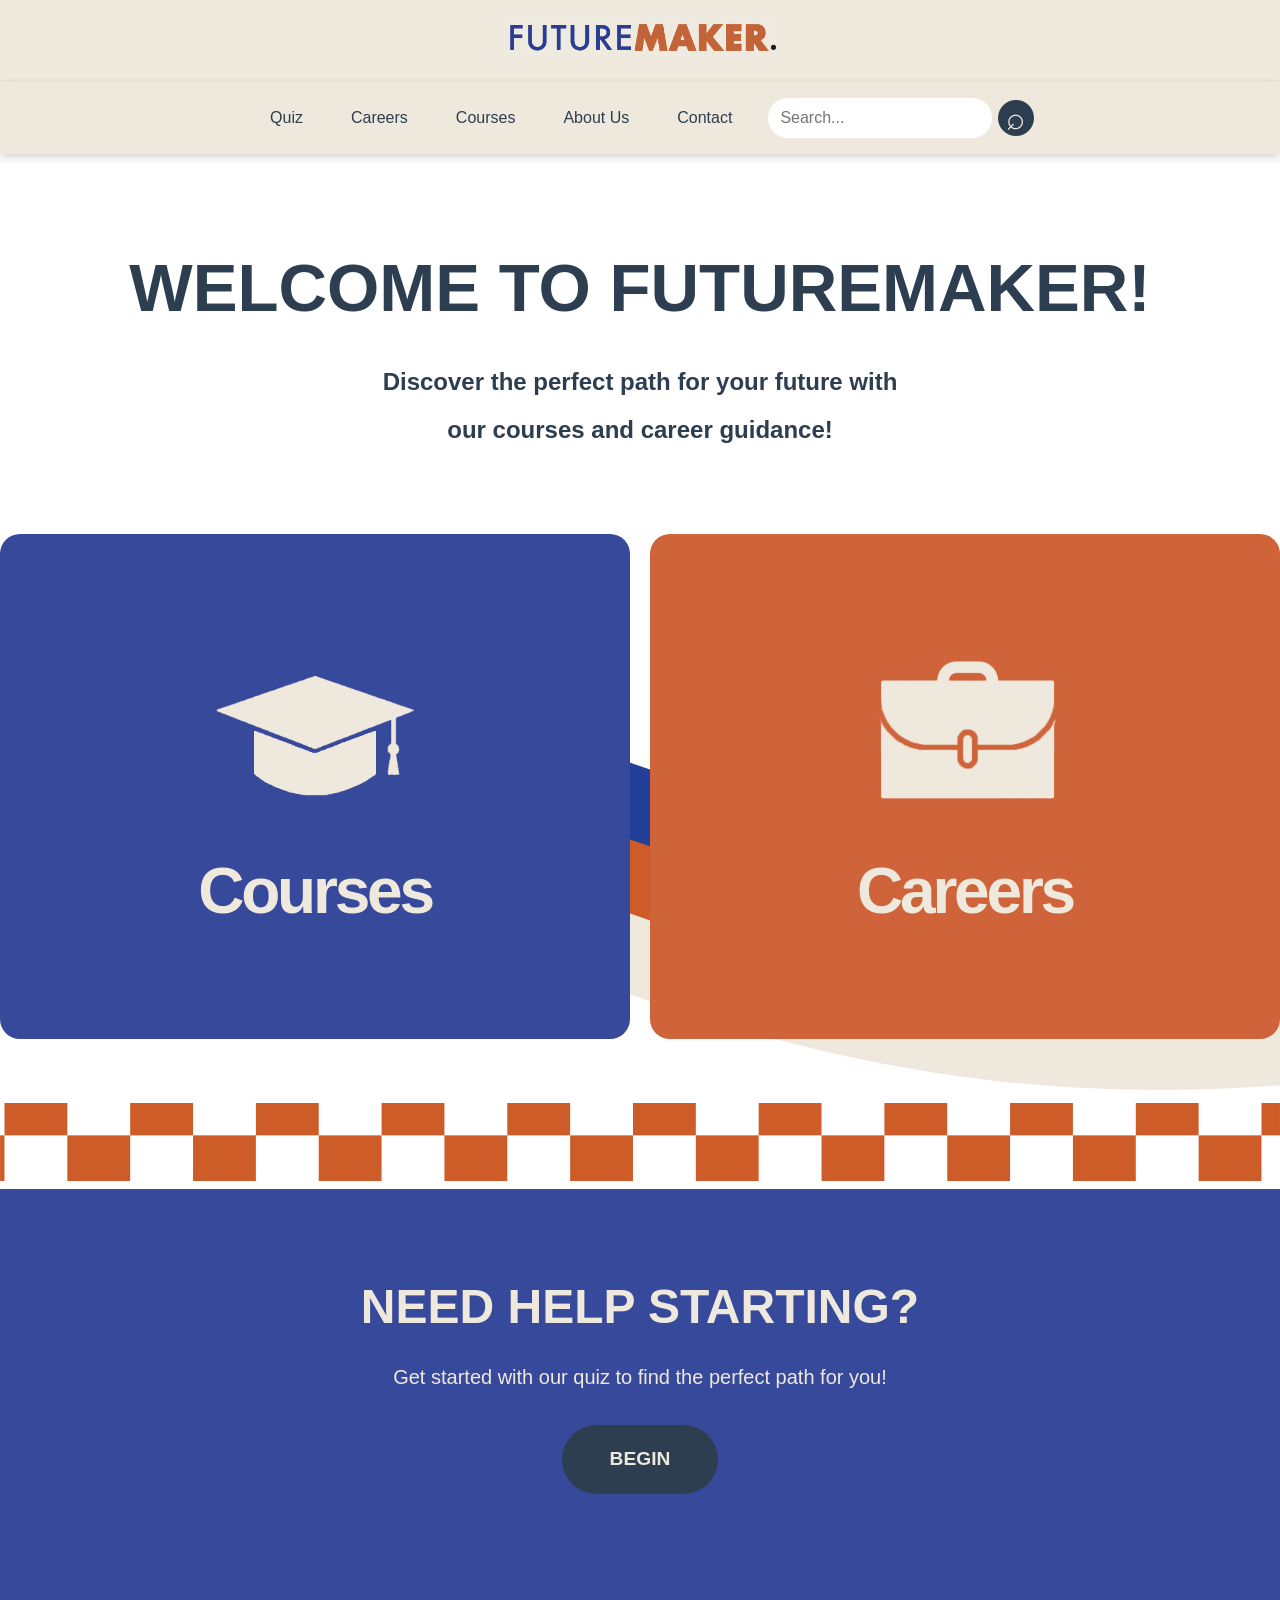
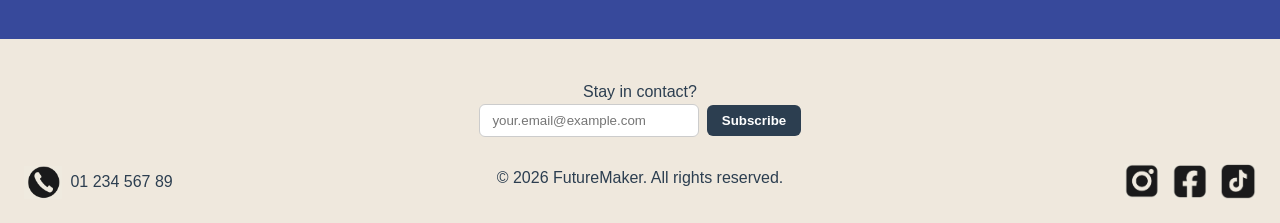
<file: index.html>
<!DOCTYPE html>
<html lang="en">
<head>
    <meta charset="UTF-8">
    <meta name="viewport" content="width=device-width, initial-scale=1.0">
    <title>Home - FutureMaker</title>
    <link rel="stylesheet" href="styles.css">
    <link rel="stylesheet" href="main.css">
    <link rel="stylesheet" href="https://cdnjs.cloudflare.com/ajax/libs/font-awesome/4.7.0/css/font-awesome.min.css">
</head>
<body>
    <!-- Logo Header -->
    <header>
        <a href="index.html" class="logo-link"><img src="Assets/Logo.png" alt="FutureMaker logo" class="site-logo"></a>
    </header>

    <!-- Navigation Bar -->
    <nav class="topnav" id="myTopnav" aria-label="Main navigation">
        <div id="myLinks" aria-label="Main menu">
            <a href="quiz.html" aria-label="Go to quiz page">Quiz</a>
            <a href="careers.html" aria-label="Go to careers page">Careers</a>
            <a href="courses.html" aria-label="Go to courses page">Courses</a>
            <a href="about.html" aria-label="Go to about page">About Us</a>
            <a href="contact.html" aria-label="Go to contact page">Contact</a>
            <form class="nav-search" novalidate aria-label="Site search">
                <input type="search" placeholder="Search..." aria-label="Search the site">
                <button type="submit" aria-label="Submit search">&#x2315;</button>
            </form>
        </div>
        <button class="icon" type="button" onclick="myFunction()" aria-label="Toggle navigation menu">
        </button>
    </nav>
    
    <!-- Main content area -->
    <main>
        <img src="Assets/swirl.svg" alt="Decorative swirl" class="decorative-swirl"> <!-- Decorative swirl image -->
        
        <div class="intro-container"> <!-- Introduction Section -->
           <p class="intro-text">WELCOME TO FUTUREMAKER!</p>
           <p class="intro-desc">Discover the perfect path for your future with <br> our courses and career guidance!</p>
        </div>  

        <div class="parent-container"> <!-- Courses and Careers Section -->
        <a href="courses.html">
            <section class="courses-section">
                <img src="Assets/school.png" alt="School icon" class="section-icon">
                <h2>Courses</h2>
            </section>
        </a>
        <a href="careers.html">
            <section class="careers-section"> 
            <img src="Assets/work.png" alt="briefcase icon" class="section-icon">
            <h2>Careers</h2>
            </section>
        </a>
        </div>
    </main>
    
     <!-- Decorative border image -->
    <img src="Assets/orange.svg" alt="Border">

    <!-- Quiz Section -->
    <div class="quiz-section">
        <h3>NEED HELP STARTING?</h3>
        <p>Get started with our quiz to find the perfect path for you!</p>
        <a href="quiz.html" class="start-button">BEGIN</a>
    </div>

    <!-- Footer -->
    <footer>
        <div class="footer-content">
            <p>Stay in contact?</p>
            <form class="footer-form" novalidate>
                <input type="email" name="email" id="footer-email" placeholder="your.email@example.com" required>
                <button type="submit">Subscribe</button>
                <div class="footer-feedback"></div>
            </form>
            <p>&copy; 2026 FutureMaker. All rights reserved.</p>
        </div>
        <div class="footer-phone" aria-label="Phone contact">
            <img src="Assets/Phone.png" alt="Phone icon">
            <span>01 234 567 89</span>
        </div>
        <div class="footer-social" aria-label="Social media links">
            <a href="https://www.instagram.com" target="_blank">
                <img src="Assets/instagram.png" alt="Instagram">
            </a>
            <a href="https://www.facebook.com" target="_blank">
                <img src="Assets/facebook.png" alt="Facebook">
            </a>
            <a href="https://www.tiktok.com" target="_blank">
                <img src="Assets/tiktok.png" alt="TikTok">
            </a>
        </div>
    </footer>

    <script src="js/footer.js"></script>
    
</body>
</html>
</file>
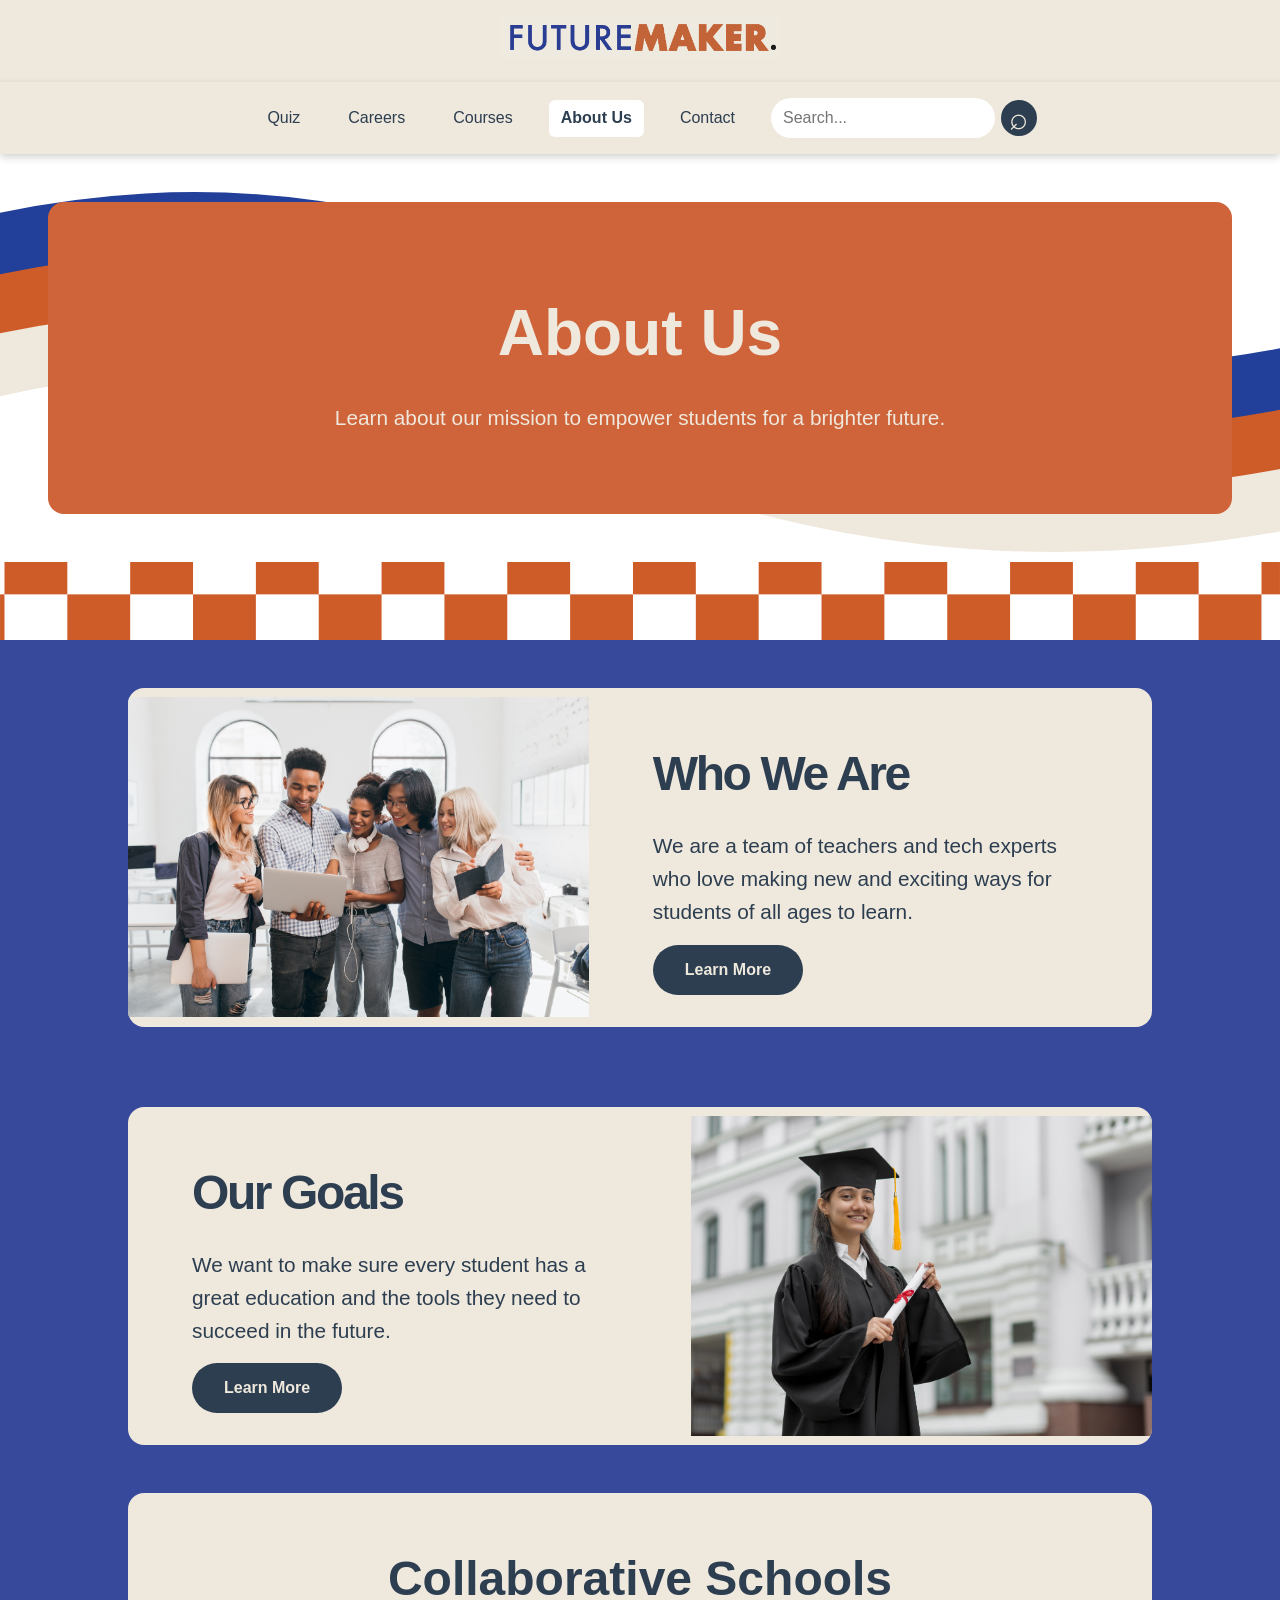
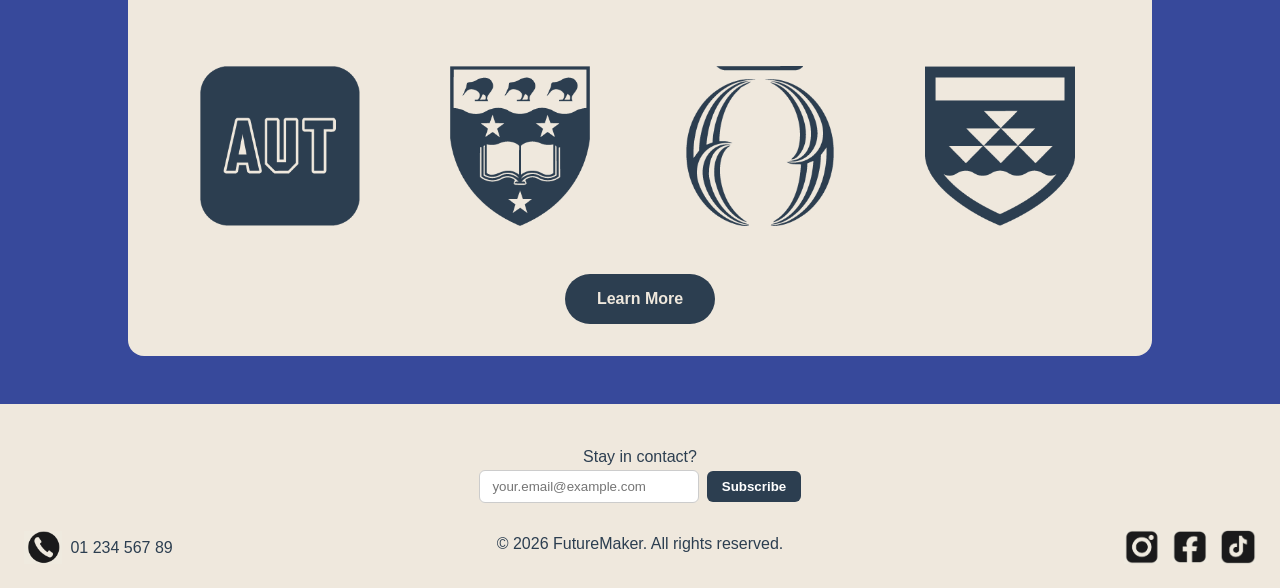
<file: about.html>
<!DOCTYPE html>
<html lang="en">
<head>
    <meta charset="UTF-8">
    <meta name="viewport" content="width=device-width, initial-scale=1.0">
    <title>Home - FutureMaker</title>
    <link rel="stylesheet" href="styles.css">
    <link rel="stylesheet" href="about.css">
</head>
<body>
    <!-- Logo Header -->
    <header>
        <a href="index.html" class="logo-link"><img src="Assets/Logo.png" alt="FutureMaker logo" class="site-logo"></a>
    </header>

    <!-- Navigation Bar -->
    <nav class="topnav" id="myTopnav" aria-label="Main navigation">
        <div id="myLinks" aria-label="Main menu">
            <a href="quiz.html" aria-label="Go to quiz page">Quiz</a>
            <a href="careers.html" aria-label="Go to careers page">Careers</a>
            <a href="courses.html" aria-label="Go to courses page">Courses</a>
            <a href="about.html" class="active" aria-label="Go to about page">About Us</a>
            <a href="contact.html" aria-label="Go to contact page">Contact</a>
            <form class="nav-search" novalidate aria-label="Site search">
                <input type="search" placeholder="Search..." aria-label="Search the site">
                <button type="submit" aria-label="Submit search">&#x2315;</button>
            </form>
        </div>
        <button class="icon" type="button" onclick="myFunction()" aria-label="Toggle navigation menu">
        </button>
    </nav>

    <!-- Hero -->
    <section class="hero">
        <h1>About Us</h1>
        <p>Learn about our mission to empower students for a brighter future.</p>
    </section>
    <img src="Assets/swirl.svg" alt="Decorative swirl" class="decorative-swirl">

    <img class="about-border" src="Assets/orange.svg" alt="Border" /> 

    <!-- Main Content -->
    <main> 
        <div class="about-container">
            <div class="about-row">
            <section class="who-we-are"> <!-- Who We Are Section -->
                <img src="Assets/About Us.jpg" alt="Our Team" class="team-image">
                <div class="who-we-are-content">
                    <h3>Who We Are</h3>
                    <p>We are a team of teachers and tech experts who love making new and exciting ways for students of all ages to learn.</p>
                    <button type="button" class="learn-more">Learn More</button>
                </div>
            </section>
            <section class="our-goals"> <!-- Our Goals Section -->
                <div class="our-goals-content">
                    <h3>Our Goals</h3>
                    <p>We want to make sure every student has a great education and the tools they need to succeed in the future.</p>
                    <button type="button" class="learn-more">Learn More</button>
                </div>
                <img src="Assets/graduate.jpg" alt="Our Goals" class="goals-image">
            </section>
            </div>    
            <section class="collaborative-schools"> <!-- Collaborative Schools Section -->
                <h3>Collaborative Schools</h3>
                <div class="schools-grid">
                    <img src="Assets/aut.png" alt="School building">
                    <img src="Assets/uoa.png" alt="Students collaborating">
                    <img src="Assets/otago.png" alt="Education team working together">
                    <img src="Assets/vic.png" alt="Graduate celebrating success">
                </div>
                <button type="button" class="learn-more">Learn More</button>
            </section>
        </div>
    </main>
    
    <!-- Footer -->
    <footer>
        <div class="footer-content">
            <p>Stay in contact?</p>
            <form class="footer-form" novalidate>
                <input type="email" name="email" id="footer-email" placeholder="your.email@example.com" required>
                <button type="submit">Subscribe</button>
                <div class="footer-feedback"></div>
            </form>
            <p>&copy; 2026 FutureMaker. All rights reserved.</p>
        </div>
        <div class="footer-phone" aria-label="Phone contact">
            <img src="Assets/Phone.png" alt="Phone icon">
            <span>01 234 567 89</span>
        </div>
        <div class="footer-social" aria-label="Social media links">
            <a href="https://www.instagram.com" target="_blank">
                <img src="Assets/instagram.png" alt="Instagram">
            </a>
            <a href="https://www.facebook.com" target="_blank">
                <img src="Assets/facebook.png" alt="Facebook">
            </a>
            <a href="https://www.tiktok.com" target="_blank">
                <img src="Assets/tiktok.png" alt="TikTok">
            </a>
        </div>
    </footer>

    <script src="js/footer.js"></script>
</body>
</html>
</file>
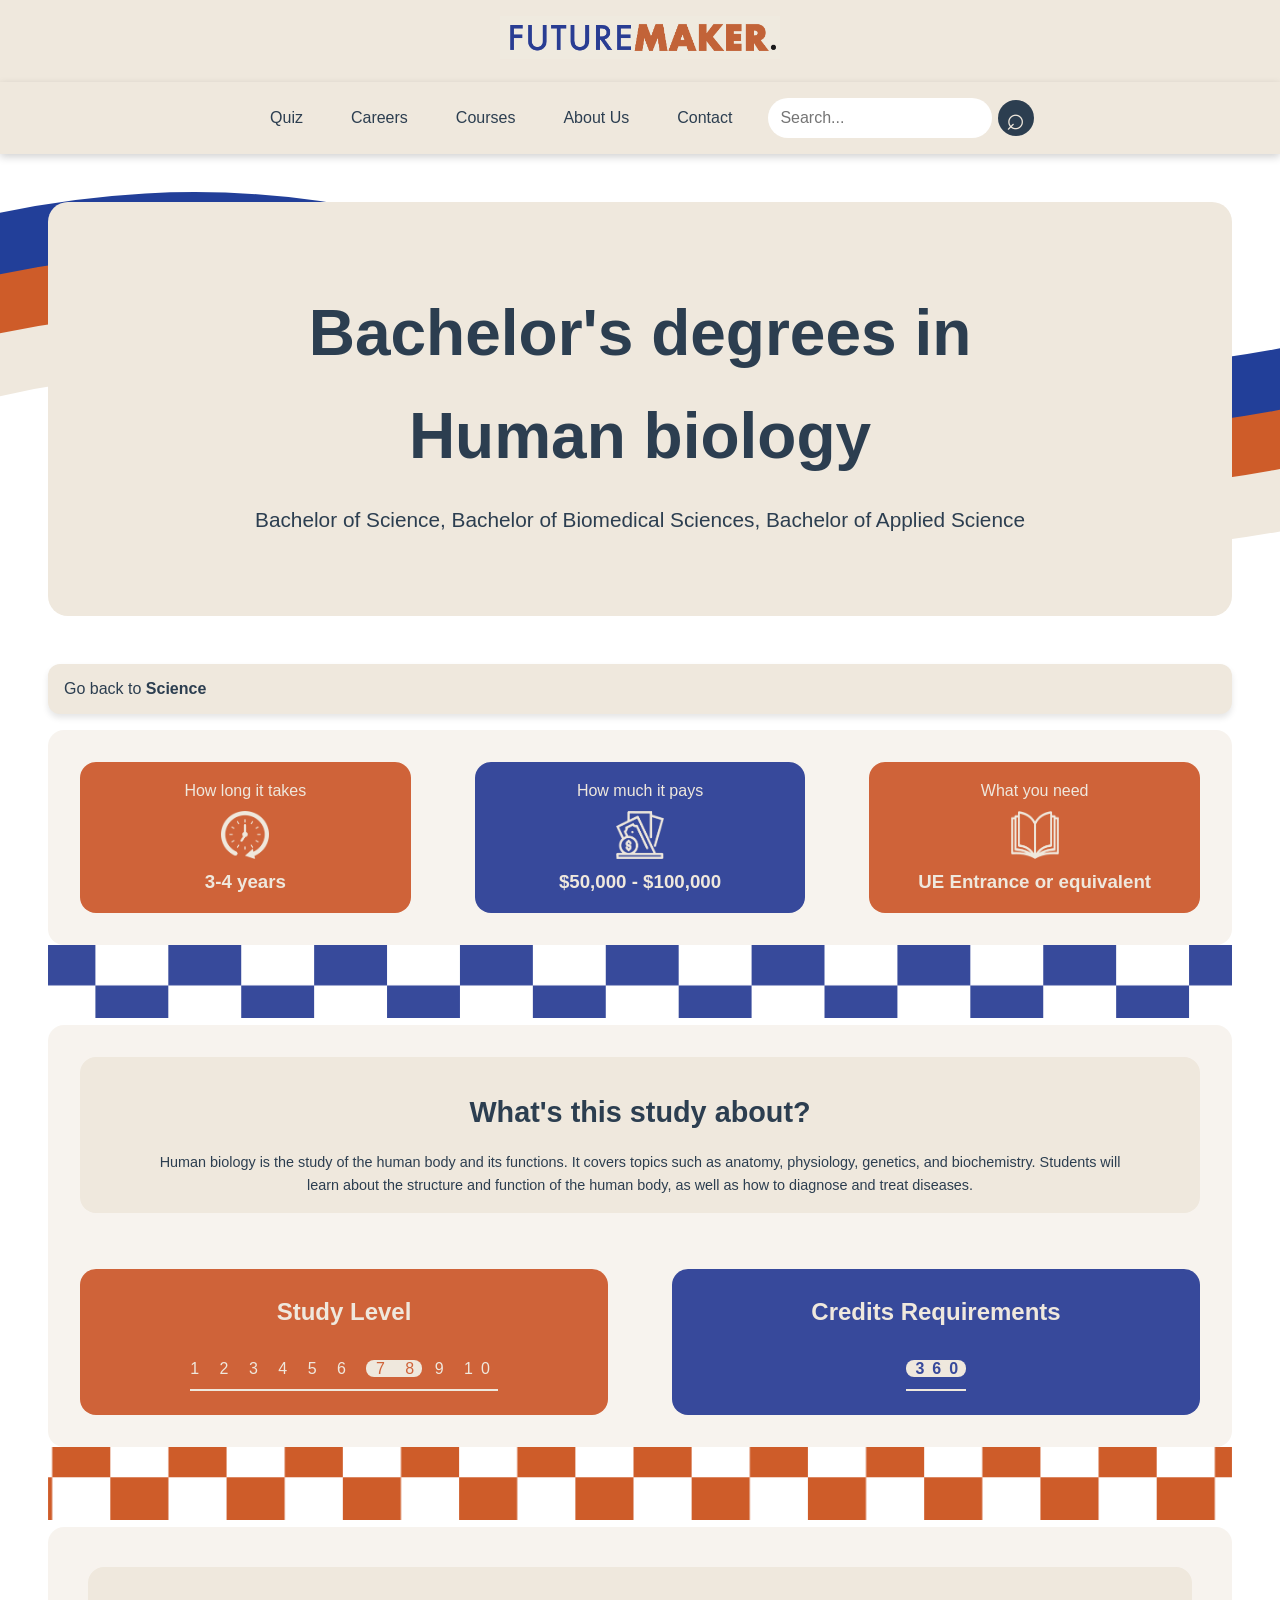
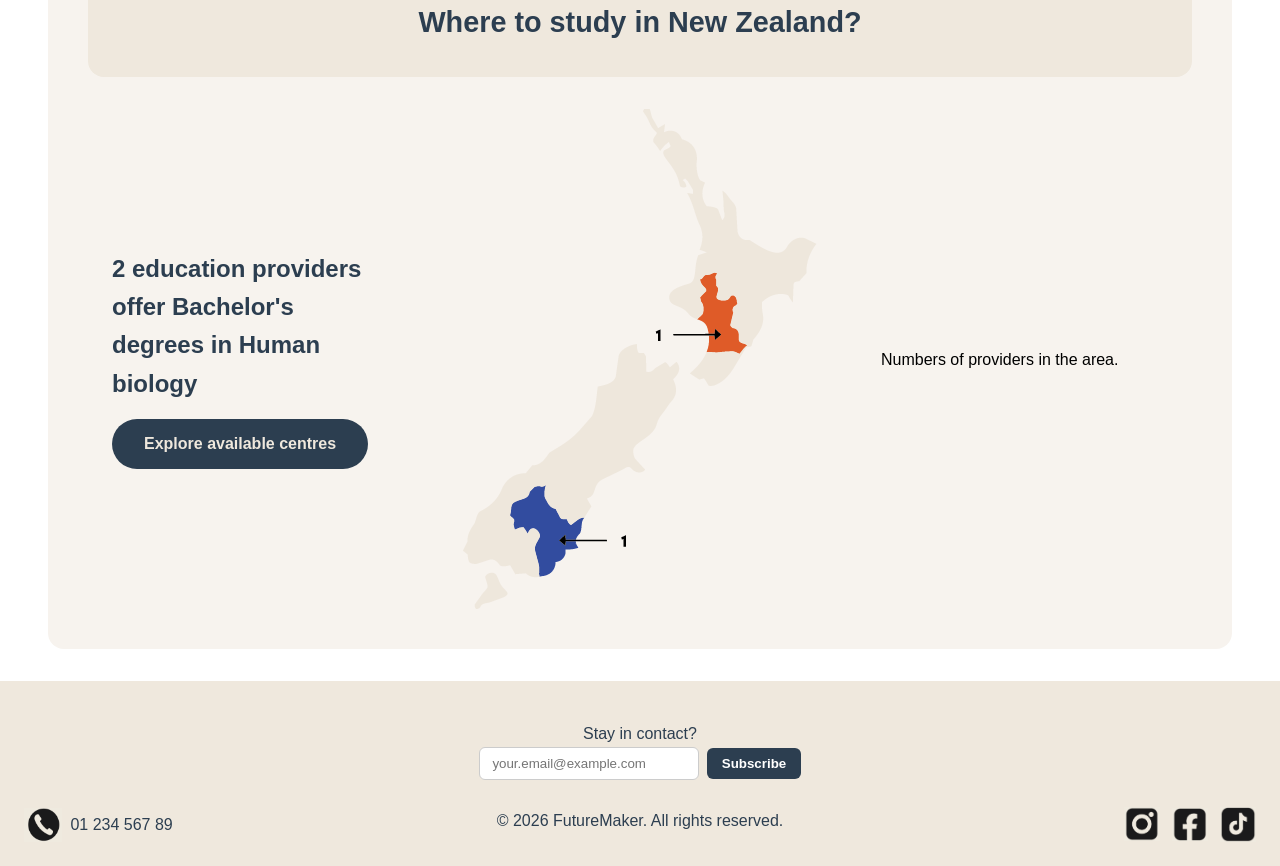
<file: biology.html>
<!DOCTYPE html>
<html lang="en">
<head>
    <meta charset="UTF-8">
    <meta name="viewport" content="width=device-width, initial-scale=1.0">
    <title>Home - FutureMaker</title>
    <link rel="stylesheet" href="styles.css">
    <link rel="stylesheet" href="biology.css">
</head>
<body>
    <!-- Logo Header -->
    <header>
        <a href="index.html" class="logo-link" aria-label="FutureMaker home page"><img src="Assets/Logo.png" alt="FutureMaker logo" class="site-logo"></a>
    </header>

    <!-- Navigation Bar -->
    <nav class="topnav" id="myTopnav" aria-label="Main navigation">
        <div id="myLinks" aria-label="Main menu">
            <a href="quiz.html" aria-label="Go to quiz page">Quiz</a>
            <a href="careers.html" aria-label="Go to careers page">Careers</a>
            <a href="courses.html" aria-label="Go to courses page">Courses</a>
            <a href="about.html" aria-label="Go to about page">About Us</a>
            <a href="contact.html" aria-label="Go to contact page">Contact</a>
            <form class="nav-search" novalidate aria-label="Site search">
                <input type="search" placeholder="Search..." aria-label="Search the site">
                <button type="submit" aria-label="Submit search">&#x2315;</button>
            </form>
        </div>
        <button class="icon" type="button" onclick="myFunction()" aria-label="Toggle navigation menu">
        </button>
    </nav>

    <!-- Hero -->
    <section class="subpage-hero">
        <h1>Bachelor's degrees in <br> Human biology</h1>
        <p>Bachelor of Science, Bachelor of Biomedical Sciences, Bachelor of Applied Science</p>
    </section>
    <img src="Assets/swirl.svg" alt="Decorative swirl" class="decorative-swirl">
    
    <!-- Sticky Element -->
    <div class="sticky-element">
      Go back to <a href="subpage.html">Science</a>
    </div>
   
    <!-- Main Content-->
    <main>
        <div class="information-container">
            <div class="information-row"> <!-- Duration, Pay, and Requirements Section -->
              <section class="duration">
                <p>How long it takes</p>
                <img src="Assets/clock.png" alt="Clock icon">
                <h3>3-4 years</h3>
              </section>
              <section class="pay">
                <p>How much it pays</p>
                <img src="Assets/money.png" alt="Money icon">
                <h3>$50,000 - $100,000</h3>
              </section>
              <section class="need">
                <p>What you need</p>
                <img src="Assets/book.png" alt="Book icon">
                <h3>UE Entrance or equivalent</h3>
              </section>
            </div>
        </div>

        <div class="decorative-border"><img src="Assets/blue.svg" alt="Decorative Border"></div>

        <div class="course-information"> <!-- Course Information Section -->
            <section class="heading">
               <h3>What's this study about?</h3>
               <p>Human biology is the study of the human body and its functions. It covers topics such as anatomy, physiology, genetics, and biochemistry. Students will learn about the structure and function of the human body, as well as how to diagnose and treat diseases.</p>
           </section>
           <div class="course-information-row">
                <section class="study-level">
                  <p class="title">Study Level</p>
                    <div class="numbers">
                            <span>1</span>
                            <span>2</span>
                            <span>3</span>
                            <span>4</span>
                            <span>5</span>
                            <span>6</span>
                            <span class="indicator">7 8</span>
                            <span>9</span>
                            <span>10</span>
                    </div>
                </section>
                <section class="credits">
                    <p class="title">Credits Requirements</p>
                    <div class="numbers">
                    <span class="credit-number">360</span>
                    </div>
                </section>
            </div>
        </div>

        <div class="decorative-border"><img src="Assets/orange.svg" alt="Decorative Border"></div>
        <div class="map"> <!-- Map Section -->
            <section class="heading">
                <h3>Where to study in New Zealand?</h3>
            </section>
            <div class ="mapcontent">
            <section class="text">
                <p>2 education providers offer Bachelor's degrees in Human biology</p>
                <button aria-label="Explore available study centres">Explore available centres</button>
            </section>
            <section class="mapimg">
                <img src="Assets/Map.png" alt="Map of New Zealand">
            </section>
            <section class="universities">
                <p>Numbers of providers in the area.</p>
            </section>
            </div>
        </div>
    </main>

    <!-- Footer -->
    <footer aria-label="Footer">
        <div class="footer-content">
            <p>Stay in contact?</p>
            <form class="footer-form" novalidate aria-label="Subscribe to updates">
                <input type="email" name="email" id="footer-email" placeholder="your.email@example.com" required aria-label="Email address">
                <button type="submit" aria-label="Subscribe to newsletter">Subscribe</button>
                <div class="footer-feedback"></div>
            </form>
            <p>&copy; 2026 FutureMaker. All rights reserved.</p>
        </div>
        <div class="footer-phone" aria-label="Phone contact">
            <img src="Assets/Phone.png" alt="Phone icon">
            <span>01 234 567 89</span>
        </div>
        <div class="footer-social" aria-label="Social media links">
            <a href="https://www.instagram.com" target="_blank" aria-label="Visit FutureMaker on Instagram">
                <img src="Assets/instagram.png" alt="Instagram">
            </a>
            <a href="https://www.facebook.com" target="_blank" aria-label="Visit FutureMaker on Facebook">
                <img src="Assets/facebook.png" alt="Facebook">
            </a>
            <a href="https://www.tiktok.com" target="_blank" aria-label="Visit FutureMaker on TikTok">
                <img src="Assets/tiktok.png" alt="TikTok">
            </a>
        </div>
    </footer>

    <script src="js/footer.js"></script>
</body>
</html>
</file>
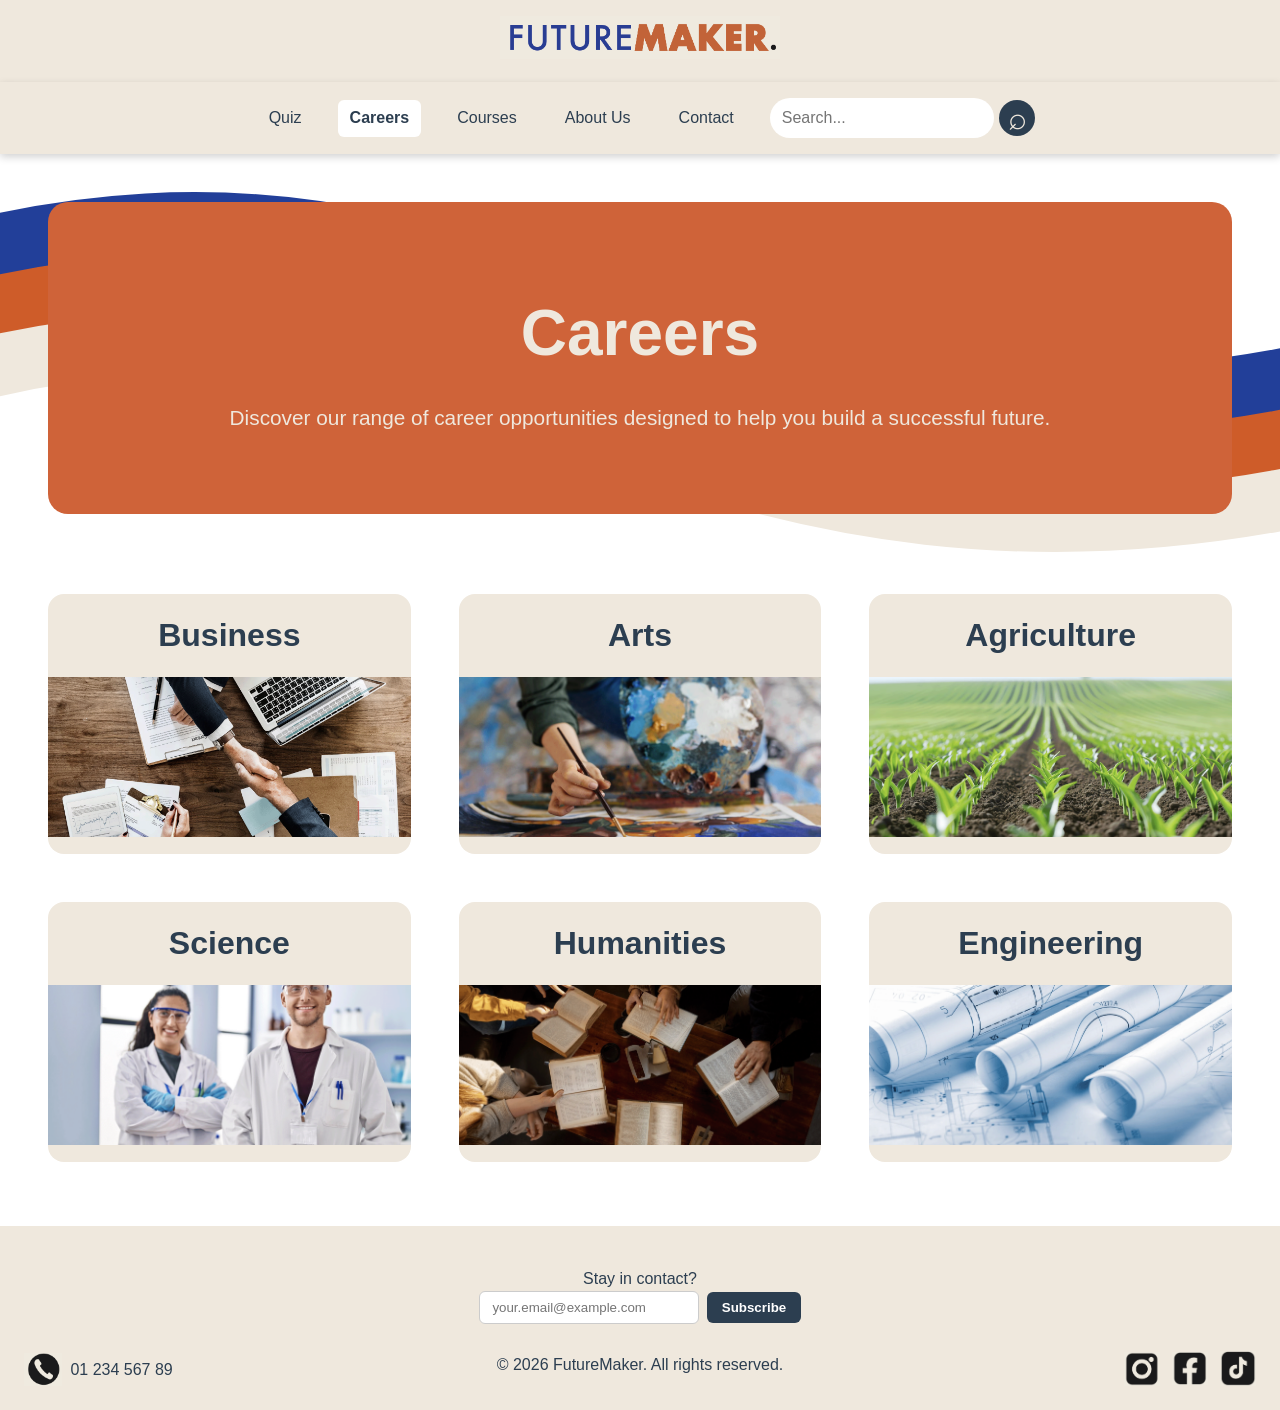
<file: careers.html>
<!DOCTYPE html>
<html lang="en">
<head>
    <meta charset="UTF-8">
    <meta name="viewport" content="width=device-width, initial-scale=1.0">
    <title>Home - FutureMaker</title>
    <link rel="stylesheet" href="styles.css">
    <link rel="stylesheet" href="coursesncareers.css">
</head>
<body>
    <!-- Logo Header -->
    <header>
        <a href="index.html" class="logo-link" aria-label="FutureMaker home page"><img src="Assets/Logo.png" alt="FutureMaker logo" class="site-logo"></a>
    </header>

    <!-- Navigation Bar -->
    <nav class="topnav" id="myTopnav" aria-label="Main navigation">
        <div id="myLinks" aria-label="Main menu">
            <a href="quiz.html" aria-label="Go to quiz page">Quiz</a>
            <a href="careers.html" class="active" aria-label="Go to careers page">Careers</a>
            <a href="courses.html" aria-label="Go to courses page">Courses</a>
            <a href="about.html" aria-label="Go to about page">About Us</a>
            <a href="contact.html" aria-label="Go to contact page">Contact</a>
            <form class="nav-search" novalidate aria-label="Site search">
                <input type="search" placeholder="Search..." aria-label="Search the site">
                <button type="submit" aria-label="Submit search">&#x2315;</button>
            </form>
        </div>
        <button class="icon" type="button" onclick="myFunction()" aria-label="Toggle navigation menu">
        </button>
    </nav>

    <!-- Hero -->
    <section class="careers-hero">
        <h1>Careers</h1>
        <p>Discover our range of career opportunities designed to help you build a successful future.</p>
    </section>
    <img src="Assets/swirl.svg" alt="Decorative swirl" class="decorative-swirl">

    <!-- Main Content -->
    <main>
        <div class="container">
            <a class="item" href="subpage.html">
                <span>Business</span>
                <img src="Assets/Business (2).png" alt="Business">
            </a>
            <a class="item" href="subpage.html">
                <span>Arts</span>
                <img src="Assets/Art (2).png" alt="Arts">
            </a>
            <a class="item" href="subpage.html">
                <span>Agriculture</span>
                <img src="Assets/Agriculture (2).png" alt="Agriculture">
            </a>
            <a class="item" href="subpage.html">
                <span>Science</span>
                <img src="Assets/Science (2).png" alt="Science">
            </a>
            <a class="item" href="subpage.html">
                <span>Humanities</span>
                <img src="Assets/Humanities (2).png" alt="Humanities">
            </a>
            <a class="item" href="subpage.html">
                <span>Engineering</span>
                <img src="Assets/Egineer (2).png" alt="Engineering">
            </a>
        </div>
    </main>
    
    <!-- Footer -->
    <footer aria-label="Footer">
        <div class="footer-content">
            <p>Stay in contact?</p>
            <form class="footer-form" novalidate aria-label="Subscribe to updates">
                <input type="email" name="email" id="footer-email" placeholder="your.email@example.com" required aria-label="Email address">
                <button type="submit" aria-label="Subscribe to newsletter">Subscribe</button>
                <div class="footer-feedback"></div>
            </form>
            <p>&copy; 2026 FutureMaker. All rights reserved.</p>
        </div>
        <div class="footer-phone" aria-label="Phone contact">
            <img src="Assets/Phone.png" alt="Phone icon">
            <span>01 234 567 89</span>
        </div>
        <div class="footer-social" aria-label="Social media links">
            <a href="https://www.instagram.com" target="_blank" aria-label="Visit FutureMaker on Instagram">
                <img src="Assets/instagram.png" alt="Instagram">
            </a>
            <a href="https://www.facebook.com" target="_blank" aria-label="Visit FutureMaker on Facebook">
                <img src="Assets/facebook.png" alt="Facebook">
            </a>
            <a href="https://www.tiktok.com" target="_blank" aria-label="Visit FutureMaker on TikTok">
                <img src="Assets/tiktok.png" alt="TikTok">
            </a>
        </div>
    </footer>

    <script src="js/footer.js"></script>
</body>
</html>
</file>
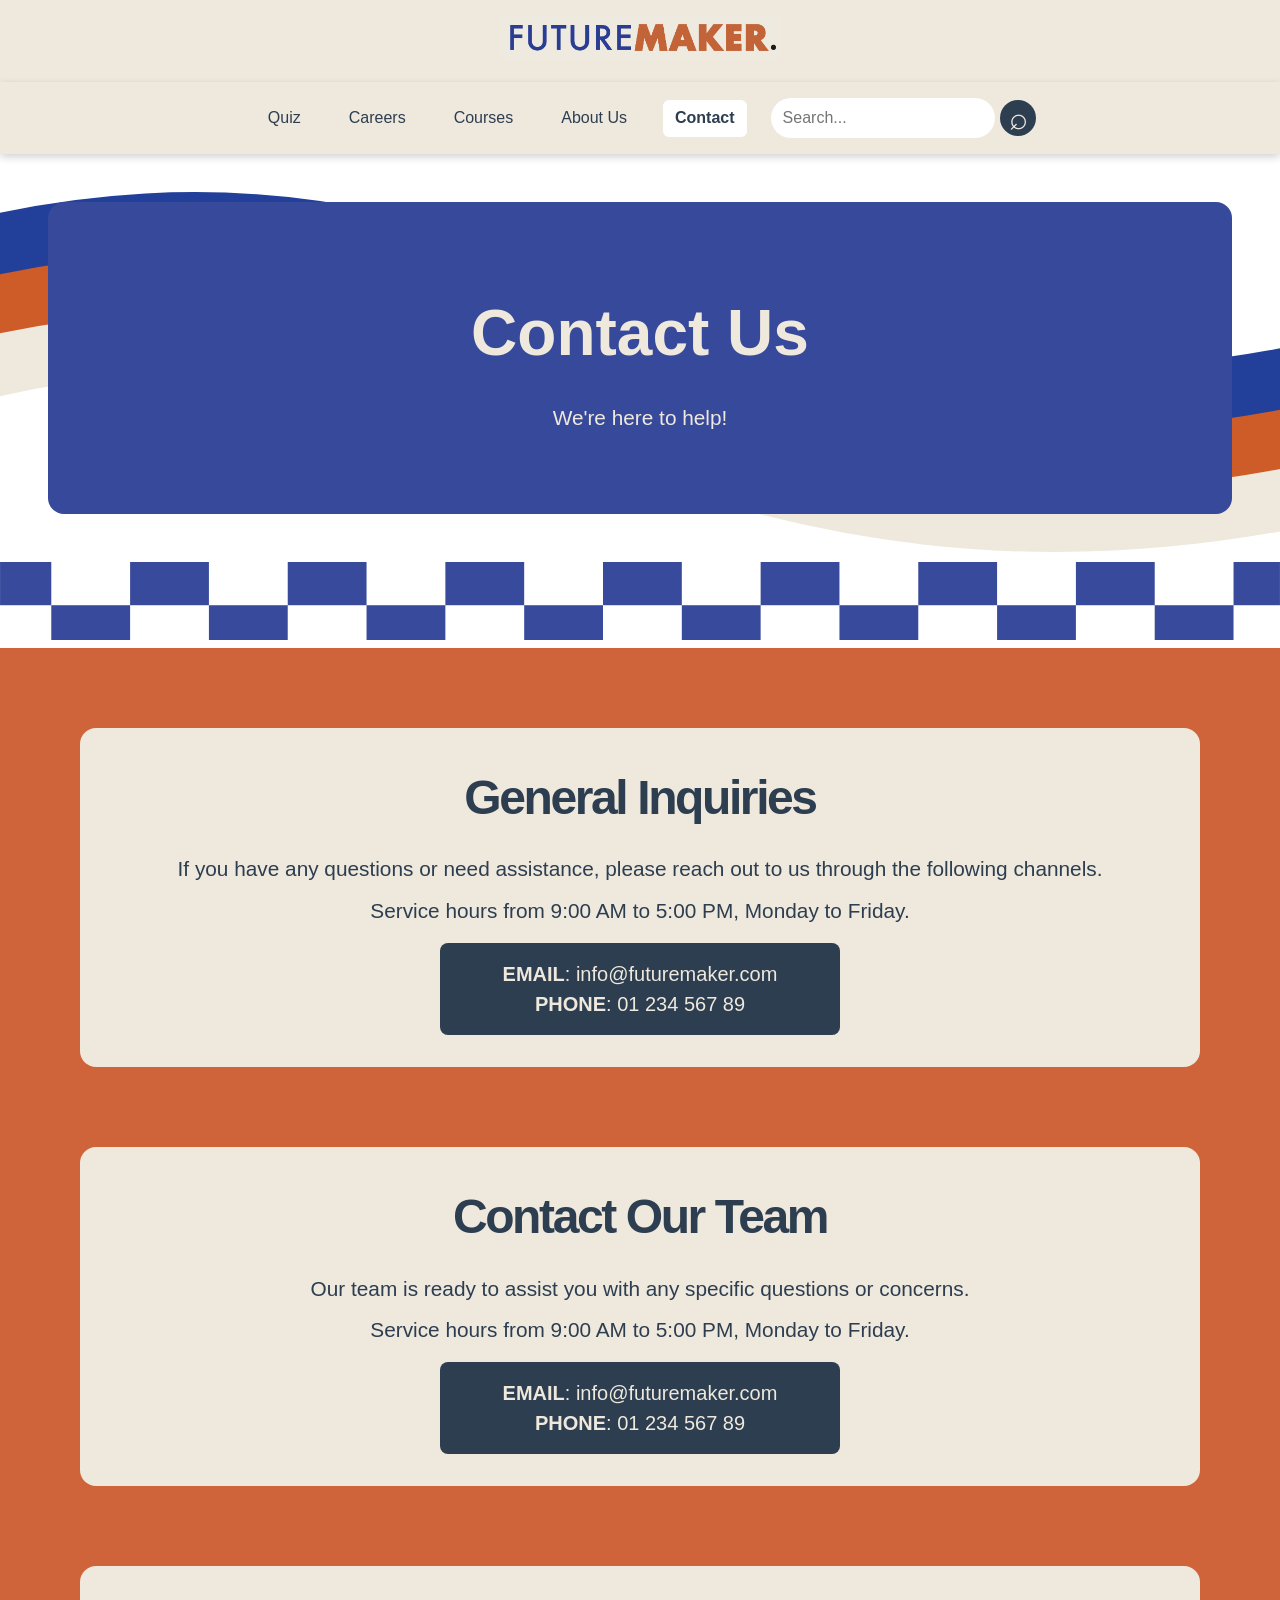
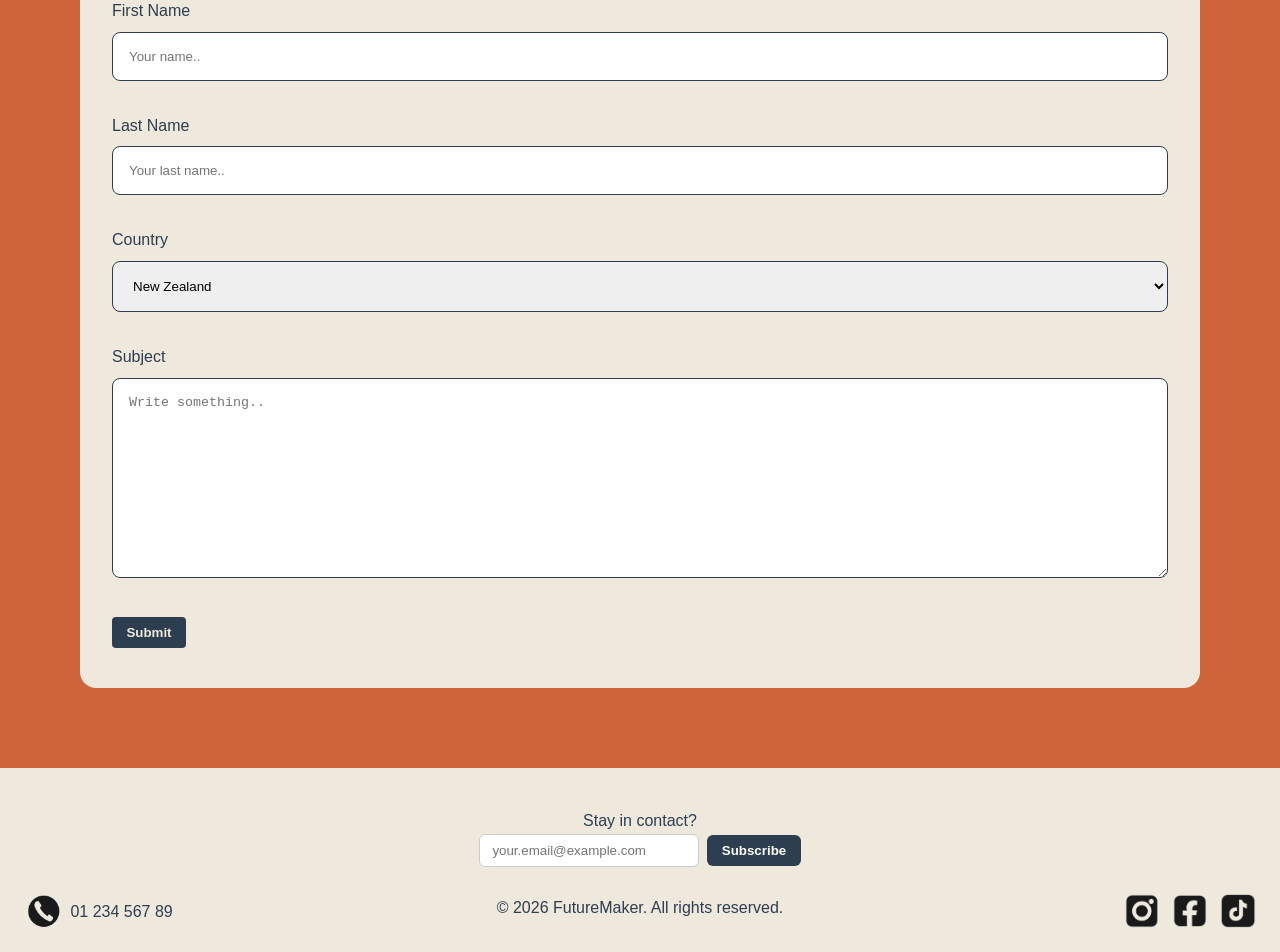
<file: contact.html>
<!DOCTYPE html>
<html lang="en">
<head>
    <meta charset="UTF-8">
    <meta name="viewport" content="width=device-width, initial-scale=1.0">
    <title>Contact - FutureMaker</title>
    <link rel="stylesheet" href="styles.css">
    <link rel="stylesheet" href="contact.css">
</head>
<body>
    <!-- Logo Header -->
    <header>
        <a href="index.html" class="logo-link"><img src="Assets/Logo.png" alt="FutureMaker logo" class="site-logo"></a>
    </header>

    <!-- Navigation Bar -->
    <nav class="topnav" id="myTopnav" aria-label="Main navigation">
        <div id="myLinks" aria-label="Main menu">
            <a href="quiz.html" aria-label="Go to quiz page">Quiz</a>
            <a href="careers.html" aria-label="Go to careers page">Careers</a>
            <a href="courses.html" aria-label="Go to courses page">Courses</a>
            <a href="about.html" aria-label="Go to about page">About Us</a>
            <a href="contact.html" class="active" aria-label="Go to contact page">Contact</a>
            <form class="nav-search" novalidate aria-label="Site search">
                <input type="search" placeholder="Search..." aria-label="Search the site">
                <button type="submit" aria-label="Submit search">&#x2315;</button>
            </form>
        </div>
        <button class="icon" type="button" onclick="myFunction()" aria-label="Toggle navigation menu">
        </button>
    </nav>

   <!-- Hero -->
    <section class="hero">
        <h1>Contact Us</h1>
        <p>We're here to help!</p>
    </section>
    
    <!-- Decoration -->
    <img src="Assets/swirl.svg" alt="Decorative swirl" class="decorative-swirl">
    <img class="contact-border" src="Assets/blue.svg" alt="Border">

    <!-- Contact Main Content -->
    <main>
        <div class="contact-container">
            <div class="contact-row">
                <section class="general-inquiries"> <!-- General Inquiries Section -->
                    <h3>General Inquiries</h3>
                    <p>If you have any questions or need assistance, please reach out to us through the following channels.</p>
                    <p>Service hours from 9:00 AM to 5:00 PM, Monday to Friday.</p>
                    <ul>
                        <li><b>EMAIL</b>: info@futuremaker.com</li>
                        <li><b>PHONE</b>: 01 234 567 89</li>
                    </ul>
                </section>
                <section class="contact-team-members"> <!-- Contact Team Members Section -->
                    <h3>Contact Our Team</h3>
                    <p>Our team is ready to assist you with any specific questions or concerns.</p>
                    <p>Service hours from 9:00 AM to 5:00 PM, Monday to Friday.</p>
                    <ul>
                        <li><b>EMAIL</b>: info@futuremaker.com</li>
                        <li><b>PHONE</b>: 01 234 567 89</li>
                    </ul>
                </section>
            </div>
        </div>

        <!-- Contact Form-->
        <div class="container">
            <form class="contact-form" data-feedback="Thanks! This is a demo. Your information was not saved.">
                <label for="fname">First Name</label>
                <input 
                    type="text" 
                    id="fname" 
                    name="firstname" 
                    placeholder="Your name.."
                >
                <label for="lname">Last Name</label>
                <input 
                    type="text" 
                    id="lname" 
                    name="lastname" 
                    placeholder="Your last name.."
                >
                <label for="country">Country</label>
                <select id="country" name="country">
                    <option value="newzealand">New Zealand</option>
                    <option value="australia">Australia</option>
                    <option value="canada">Canada</option>
                    <option value="usa">USA</option>
                    <option value="china">China</option>
                    <option value="germany">Germany</option>
                    <option value="england">England</option>
                    <option value="japan">Japan</option>
                </select>
                <label for="subject">Subject</label>
                <textarea 
                    id="subject" 
                    name="subject" 
                    placeholder="Write something.." 
                    style="height:200px"
                ></textarea>
                <input type="submit" value="Submit">
                <div class="footer-feedback"></div>
            </form>
        </div>
    </main>

    <!-- Footer -->
    <footer>
        <div class="footer-content">
            <p>Stay in contact?</p>
            <form class="footer-form" novalidate>
                <input type="email" name="email" id="footer-email" placeholder="your.email@example.com" required>
                <button type="submit">Subscribe</button>
                <div class="footer-feedback"></div>
            </form>
            <p>&copy; 2026 FutureMaker. All rights reserved.</p>
        </div>
        <div class="footer-phone" aria-label="Phone contact">
            <img src="Assets/Phone.png" alt="Phone icon">
            <span>01 234 567 89</span>
        </div>
        <div class="footer-social" aria-label="Social media links">
            <a href="https://www.instagram.com" target="_blank">
                <img src="Assets/instagram.png" alt="Instagram">
            </a>
            <a href="https://www.facebook.com" target="_blank">
                <img src="Assets/facebook.png" alt="Facebook">
            </a>
            <a href="https://www.tiktok.com" target="_blank">
                <img src="Assets/tiktok.png" alt="TikTok">
            </a>
        </div>
    </footer>
    <script src="js/footer.js"></script>

</body>

</html>
</file>
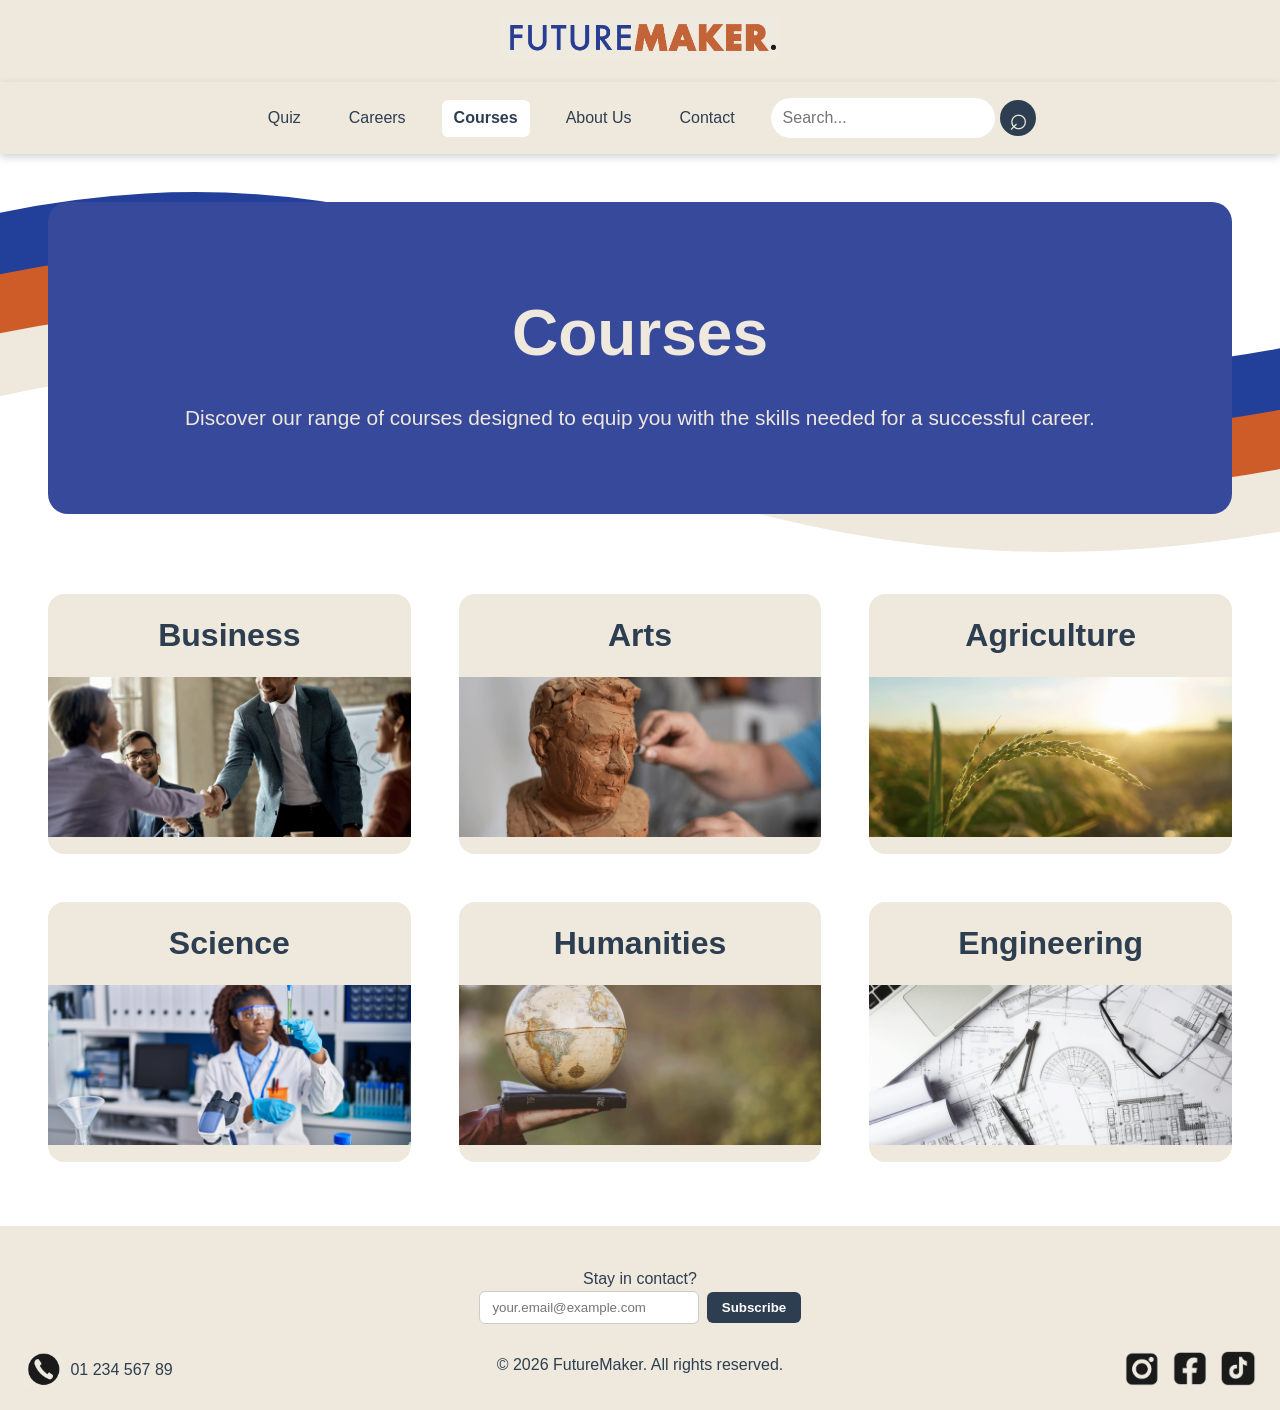
<file: courses.html>
<!DOCTYPE html>
<html lang="en">
<head>
    <meta charset="UTF-8">
    <meta name="viewport" content="width=device-width, initial-scale=1.0">
    <title>Home - FutureMaker</title>
    <link rel="stylesheet" href="styles.css">
    <link rel="stylesheet" href="coursesncareers.css">
</head>
<body>
    <!-- Logo Header -->
    <header>
        <a href="index.html" class="logo-link" aria-label="FutureMaker home page"><img src="Assets/Logo.png" alt="FutureMaker logo" class="site-logo"></a>
    </header>

    <!-- Navigation Bar -->
    <nav class="topnav" id="myTopnav" aria-label="Main navigation">
        <div id="myLinks" aria-label="Main menu">
            <a href="quiz.html" aria-label="Go to quiz page">Quiz</a>
            <a href="careers.html" aria-label="Go to careers page">Careers</a>
            <a href="courses.html" class="active" aria-label="Go to courses page">Courses</a>
            <a href="about.html" aria-label="Go to about page">About Us</a>
            <a href="contact.html" aria-label="Go to contact page">Contact</a>
            <form class="nav-search" novalidate aria-label="Site search">
                <input type="search" placeholder="Search..." aria-label="Search the site">
                <button type="submit" aria-label="Submit search">&#x2315;</button>
            </form>
        </div>
        <button class="icon" type="button" onclick="myFunction()" aria-label="Toggle navigation menu">
        </button>
    </nav>

    <!-- Hero -->
    <section class="courses-hero">
        <h1>Courses</h1>
        <p>Discover our range of courses designed to equip you with the skills needed for a successful career.</p>
    </section>
    <img src="Assets/swirl.svg" alt="Decorative swirl" class="decorative-swirl">

    <!-- Main Content -->
    <main>
        <div class="container">
            <a class="item" href="subpage.html">
                <span>Business</span>
                <img src="Assets/Business.png" alt="Business: image of a business handshake. ">
            </a>
            <a class="item" href="subpage.html">
                <span>Arts</span>
                <img src="Assets/Art.png" alt="Arts: image of a sculpture.">
            </a>
            <a class="item" href="subpage.html">
                <span>Agriculture</span>
                <img src="Assets/Agriculture.png" alt="Agriculture: image of a farm field.">
            </a>
            <a class="item" href="subpage.html">
                <span>Science</span>
                <img src="Assets/Science.jpg" alt="Science: image of a scientist in a lab.">
            </a>
            <a class="item" href="subpage.html">
                <span>Humanities</span>
                <img src="Assets/Humanities.png" alt="Humanities: image of a globe and books.">
            </a>
            <a class="item" href="subpage.html">
                <span>Engineering</span>
                <img src="Assets/Engineer.png" alt="Engineering: image of a construction project.">
            </a>
        </div>
    </main>
    
    <!-- Footer -->
    <footer aria-label="Footer">
        <div class="footer-content">
            <p>Stay in contact?</p>
            <form class="footer-form" novalidate aria-label="Subscribe to updates">
                <input type="email" name="email" id="footer-email" placeholder="your.email@example.com" required aria-label="Email address">
                <button type="submit" aria-label="Subscribe to newsletter">Subscribe</button>
                <div class="footer-feedback"></div>
            </form>
            <p>&copy; 2026 FutureMaker. All rights reserved.</p>
        </div>
        <div class="footer-phone" aria-label="Phone contact">
            <img src="Assets/Phone.png" alt="Phone icon">
            <span>01 234 567 89</span>
        </div>
        <div class="footer-social" aria-label="Social media links">
            <a href="https://www.instagram.com" target="_blank">
                <img src="Assets/instagram.png" alt="Instagram">
            </a>
            <a href="https://www.facebook.com" target="_blank">
                <img src="Assets/facebook.png" alt="Facebook">
            </a>
            <a href="https://www.tiktok.com" target="_blank">
                <img src="Assets/tiktok.png" alt="TikTok">
            </a>
        </div>
    </footer>

    <script src="js/footer.js"></script>
</body>
</html>
</file>
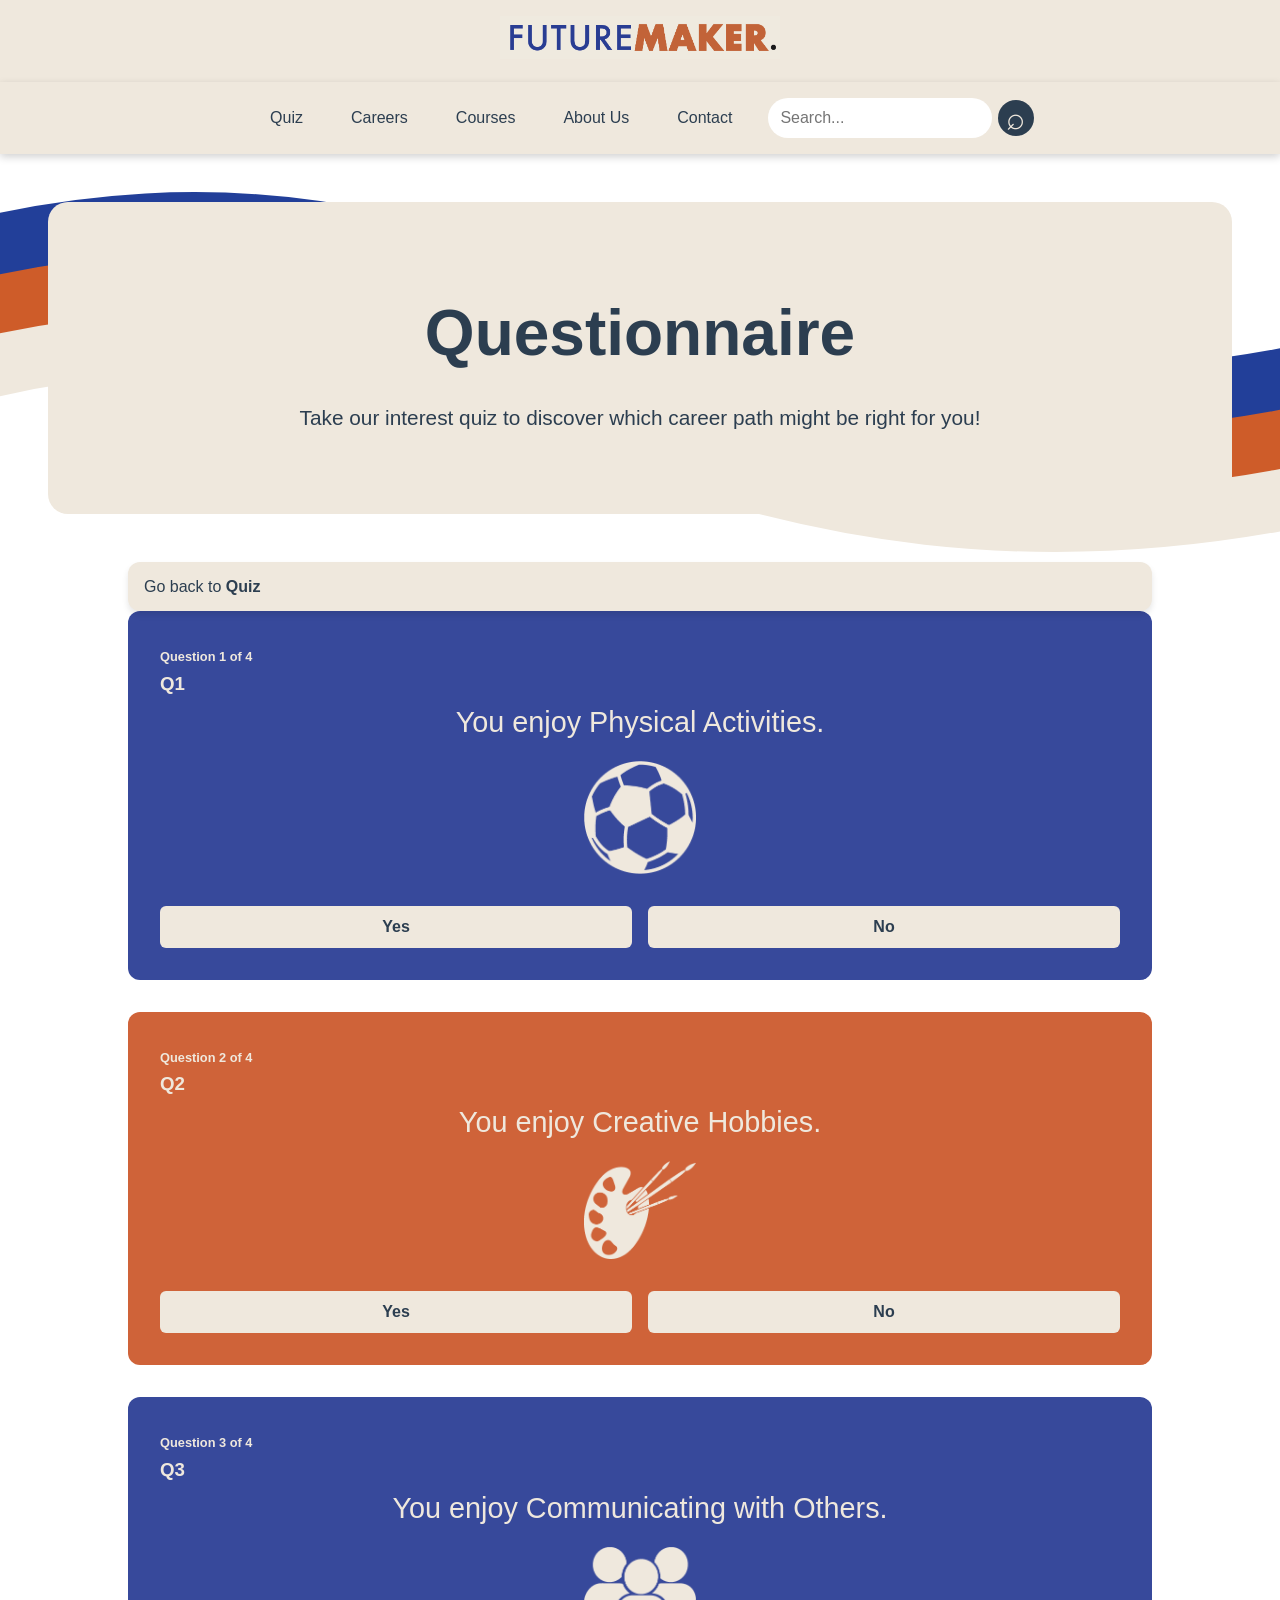
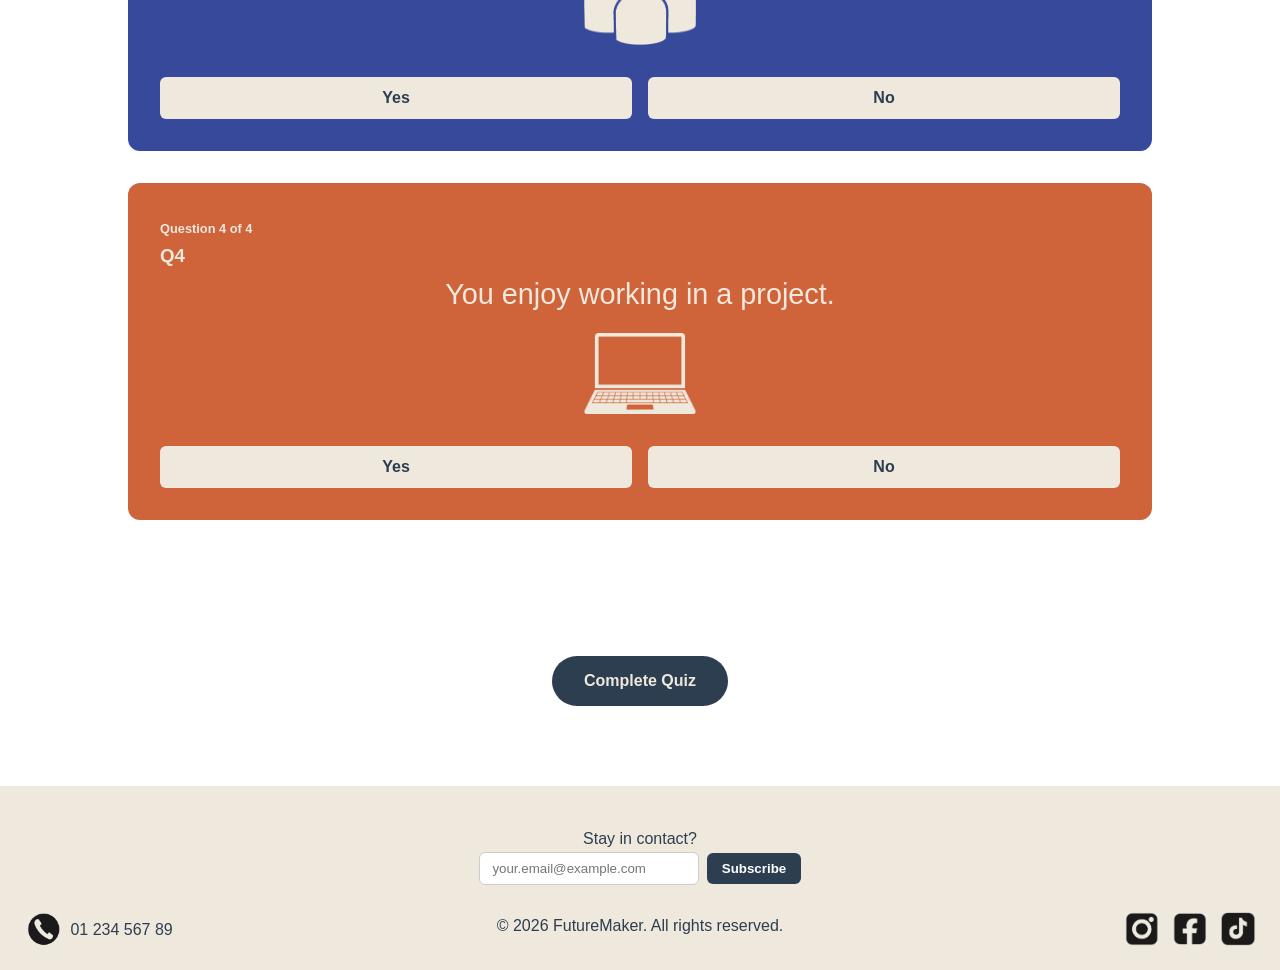
<file: questionnaire.html>
<!DOCTYPE html>
<html lang="en">
<head>
    <meta charset="UTF-8">
    <meta name="viewport" content="width=device-width, initial-scale=1.0">
    <title>Home - FutureMaker</title>
    <link rel="stylesheet" href="styles.css">
    <link rel="stylesheet" href="questionnaire.css">
</head>
<body>
    <!-- Logo Header -->
    <header>
        <a href="index.html" class="logo-link"><img src="Assets/Logo.png" alt="FutureMaker logo" class="site-logo"></a>
    </header>

    <!-- Navigation Bar -->
    <nav class="topnav" id="myTopnav" aria-label="Main navigation">
        <div id="myLinks" aria-label="Main menu">
            <a href="quiz.html" aria-label="Go to quiz page">Quiz</a>
            <a href="careers.html" aria-label="Go to careers page">Careers</a>
            <a href="courses.html" aria-label="Go to courses page">Courses</a>
            <a href="about.html" aria-label="Go to about page">About Us</a>
            <a href="contact.html" aria-label="Go to contact page">Contact</a>
            <form class="nav-search" novalidate aria-label="Site search">
                <input type="search" placeholder="Search..." aria-label="Search the site">
                <button type="submit" aria-label="Submit search">&#x2315;</button>
            </form>
        </div>
        <button class="icon" type="button" onclick="myFunction()" aria-label="Toggle navigation menu">
        </button>
    </nav>
    
   <!-- Hero -->
    <section class="hero">
        <h1>Questionnaire</h1>
        <p>Take our interest quiz to discover which career path might be right for you!</p>
    </section>
    <img src="Assets/swirl.svg" alt="Decorative swirl" class="decorative-swirl">

    <div class="container">
      <header class="sticky-element">
        Go back to <a href="quiz.html">Quiz</a>
      </header>

  <!-- Main Content -->
  <main>
    <div class="quiz-stack">
      <section class="card card-1"> <!-- Question 1 -->
        <div class="card-content">
          <span class="step">Question 1 of 4</span>
          <h3>Q1</h3>
          <p>You enjoy Physical Activities.</p>
          <img src="Assets/Football.png" alt="Football icon">
          <div class="answer-row">
            <button type="button" class="quiz-btn">Yes</button>
            <button type="button" class="quiz-btn">No</button>
          </div>
        </div>
      </section>

      <section class="card card-2"> <!-- Question 2 -->
        <div class="card-content">
          <span class="step">Question 2 of 4</span>
          <h3>Q2</h3>
          <p>You enjoy Creative Hobbies.</p>
          <img src="Assets/Palette.png" alt="Palette icon">
          <div class="answer-row">
            <button type="button" class="quiz-btn">Yes</button>
            <button type="button" class="quiz-btn">No</button>
          </div>
        </div>
      </section>

      <section class="card card-3"> <!-- Question 3 -->
        <div class="card-content">
          <span class="step">Question 3 of 4</span>
          <h3>Q3</h3>
          <p>You enjoy Communicating with Others.</p>
          <img src="Assets/people.png" alt="People icon">
          <div class="answer-row">
            <button type="button" class="quiz-btn">Yes</button>
            <button type="button" class="quiz-btn">No</button>
          </div>
        </div>
      </section>

      <section class="card card-4"> <!-- Question 4 -->
        <div class="card-content">
          <span class="step">Question 4 of 4</span>
          <h3>Q4</h3>
          <p>You enjoy working in a project.</p>
          <img src="Assets/computer.png" alt="Computer icon">
          <div class="answer-row">
            <button type="button" class="quiz-btn">Yes</button>
            <button type="button" class="quiz-btn">No</button>
          </div>
        </div>
      </section>

      <section class="card card-5"> <!-- Blank -->
        <div class="card-content">
        </div>
      </section>

    </div>
    <button type="button" class="complete-quiz-btn">Complete Quiz</button>
  </main>
</div>
    
    <!-- Footer -->
    <footer>
        <div class="footer-content">
            <p>Stay in contact?</p>
            <form class="footer-form" novalidate>
                <input type="email" name="email" id="footer-email" placeholder="your.email@example.com" required>
                <button type="submit">Subscribe</button>
                <div class="footer-feedback"></div>
            </form>
            <p>&copy; 2026 FutureMaker. All rights reserved.</p>
        </div>
        <div class="footer-phone" aria-label="Phone contact">
            <img src="Assets/Phone.png" alt="Phone icon">
            <span>01 234 567 89</span>
        </div>
        <div class="footer-social" aria-label="Social media links">
            <a href="https://www.instagram.com" target="_blank">
                <img src="Assets/instagram.png" alt="Instagram">
            </a>
            <a href="https://www.facebook.com" target="_blank">
                <img src="Assets/facebook.png" alt="Facebook">
            </a>
            <a href="https://www.tiktok.com" target="_blank">
                <img src="Assets/tiktok.png" alt="TikTok">
            </a>
        </div>
    </footer>

    <script src="js/footer.js"></script>
    
</body>
</html>
</file>
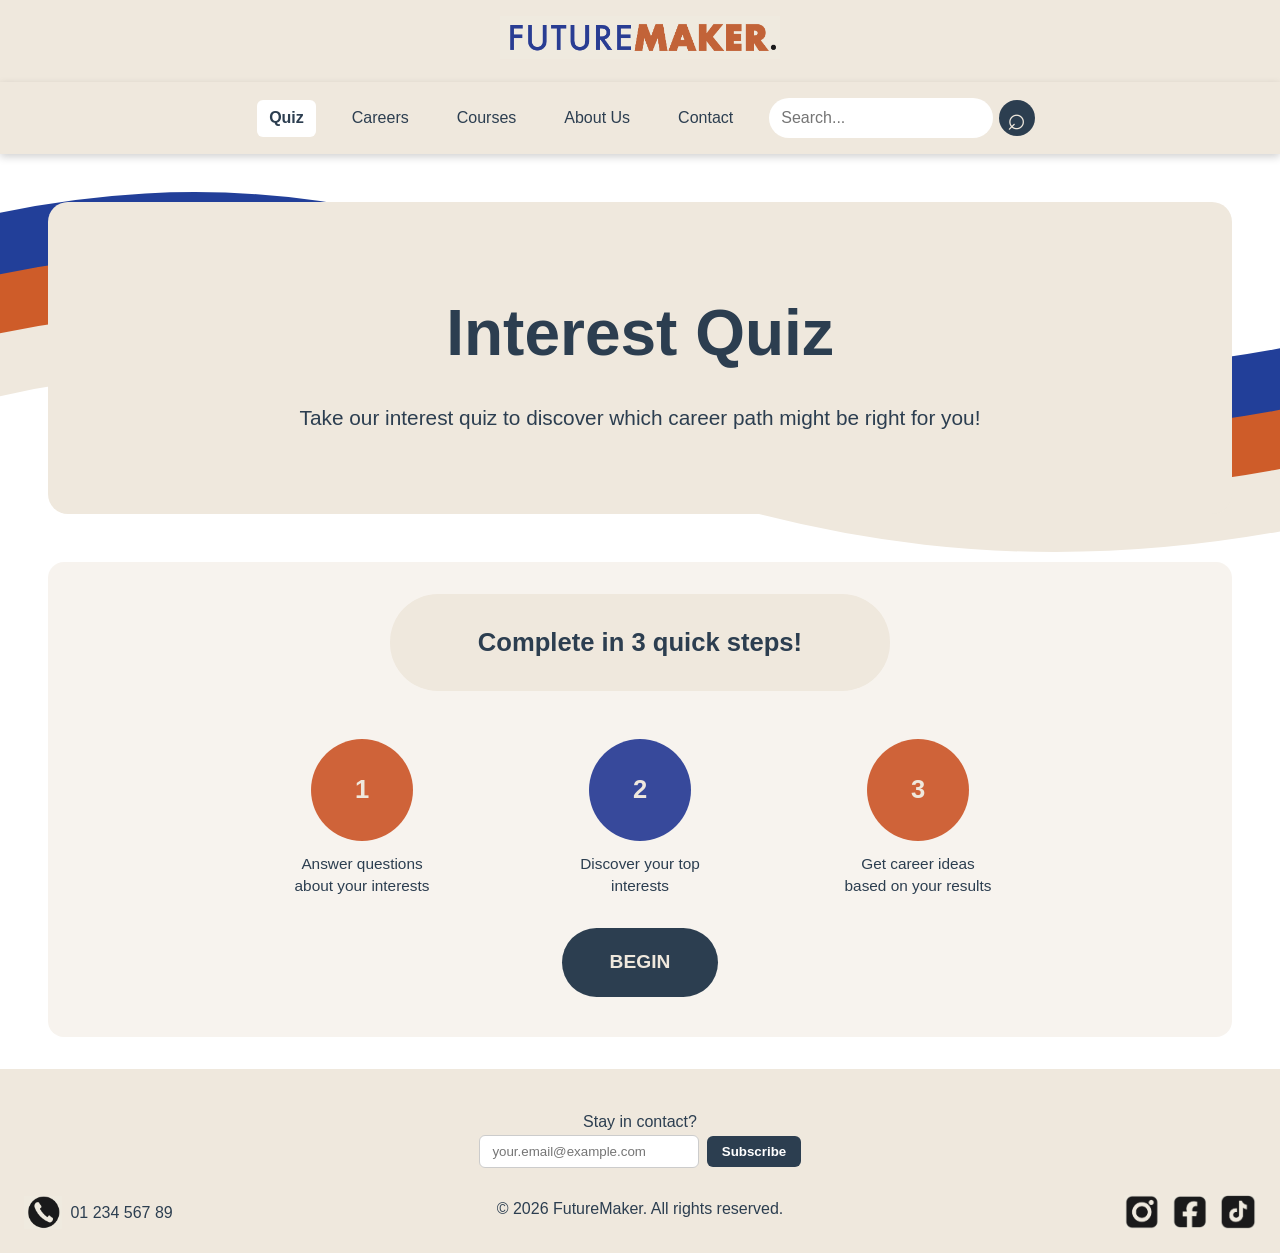
<file: quiz.html>
<!DOCTYPE html>
<html lang="en">
<head>
    <meta charset="UTF-8">
    <meta name="viewport" content="width=device-width, initial-scale=1.0">
    <title>Home - FutureMaker</title>
    <link rel="stylesheet" href="styles.css">
    <link rel="stylesheet" href="quiz.css">
</head>
<body>
    <!-- Logo Header -->
    <header>
        <a href="index.html" class="logo-link"><img src="Assets/Logo.png" alt="FutureMaker logo" class="site-logo"></a>
    </header>

    <!-- Navigation Bar -->
    <nav class="topnav" id="myTopnav" aria-label="Main navigation">
        <div id="myLinks" aria-label="Main menu">
            <a href="quiz.html" class="active" aria-label="Go to quiz page">Quiz</a>
            <a href="careers.html" aria-label="Go to careers page">Careers</a>
            <a href="courses.html" aria-label="Go to courses page">Courses</a>
            <a href="about.html" aria-label="Go to about page">About Us</a>
            <a href="contact.html" aria-label="Go to contact page">Contact</a>
            <form class="nav-search" novalidate aria-label="Site search">
                <input type="search" placeholder="Search..." aria-label="Search the site">
                <button type="submit" aria-label="Submit search">&#x2315;</button>
            </form>
        </div>
        <button class="icon" type="button" onclick="myFunction()" aria-label="Toggle navigation menu">
        </button>
    </nav>

    <!-- Main Content -->
    <section class="hero">
        <h1>Interest Quiz</h1>
        <p>Take our interest quiz to discover which career path might be right for you!</p>
    </section>
    <img src="Assets/swirl.svg" alt="Decorative swirl" class="decorative-swirl">

    <!-- Main Content -->
    <main>
        <div class="information-container">
            <section class="quiz-introduction">
                <h3>Complete in 3 quick steps!</h3>
            </section>
            <section class="quiz-steps">
                <div class="steps">
                    <span class="step-number1">1</span>
                    <span class="step-text">Answer questions about your interests</span>
                </div>
                <div class="steps">
                    <span class="step-number2">2</span>
                    <span class="step-text">Discover your top interests</span>
                </div>
                <div class="steps">
                    <span class="step-number3">3</span>
                    <span class="step-text">Get career ideas based on your results</span>
                </div>
            </section>
            <div class="quiz-start">
                <a href="questionnaire.html" class="start-button">BEGIN</a>
            </div>
        </div>
    </main>
    
    <!-- Footer -->
    <footer>
        <div class="footer-content">
            <p>Stay in contact?</p>
            <form class="footer-form" novalidate>
                <input type="email" name="email" id="footer-email" placeholder="your.email@example.com" required>
                <button type="submit">Subscribe</button>
                <div class="footer-feedback"></div>
            </form>
            <p>&copy; 2026 FutureMaker. All rights reserved.</p>
        </div>
        <div class="footer-phone" aria-label="Phone contact">
            <img src="Assets/Phone.png" alt="Phone icon">
            <span>01 234 567 89</span>
        </div>
        <div class="footer-social" aria-label="Social media links">
            <a href="https://www.instagram.com" target="_blank">
                <img src="Assets/instagram.png" alt="Instagram">
            </a>
            <a href="https://www.facebook.com" target="_blank">
                <img src="Assets/facebook.png" alt="Facebook">
            </a>
            <a href="https://www.tiktok.com" target="_blank">
                <img src="Assets/tiktok.png" alt="TikTok">
            </a>
        </div>
    </footer>

    <script src="js/footer.js"></script>
    
</body>
</html>
</file>
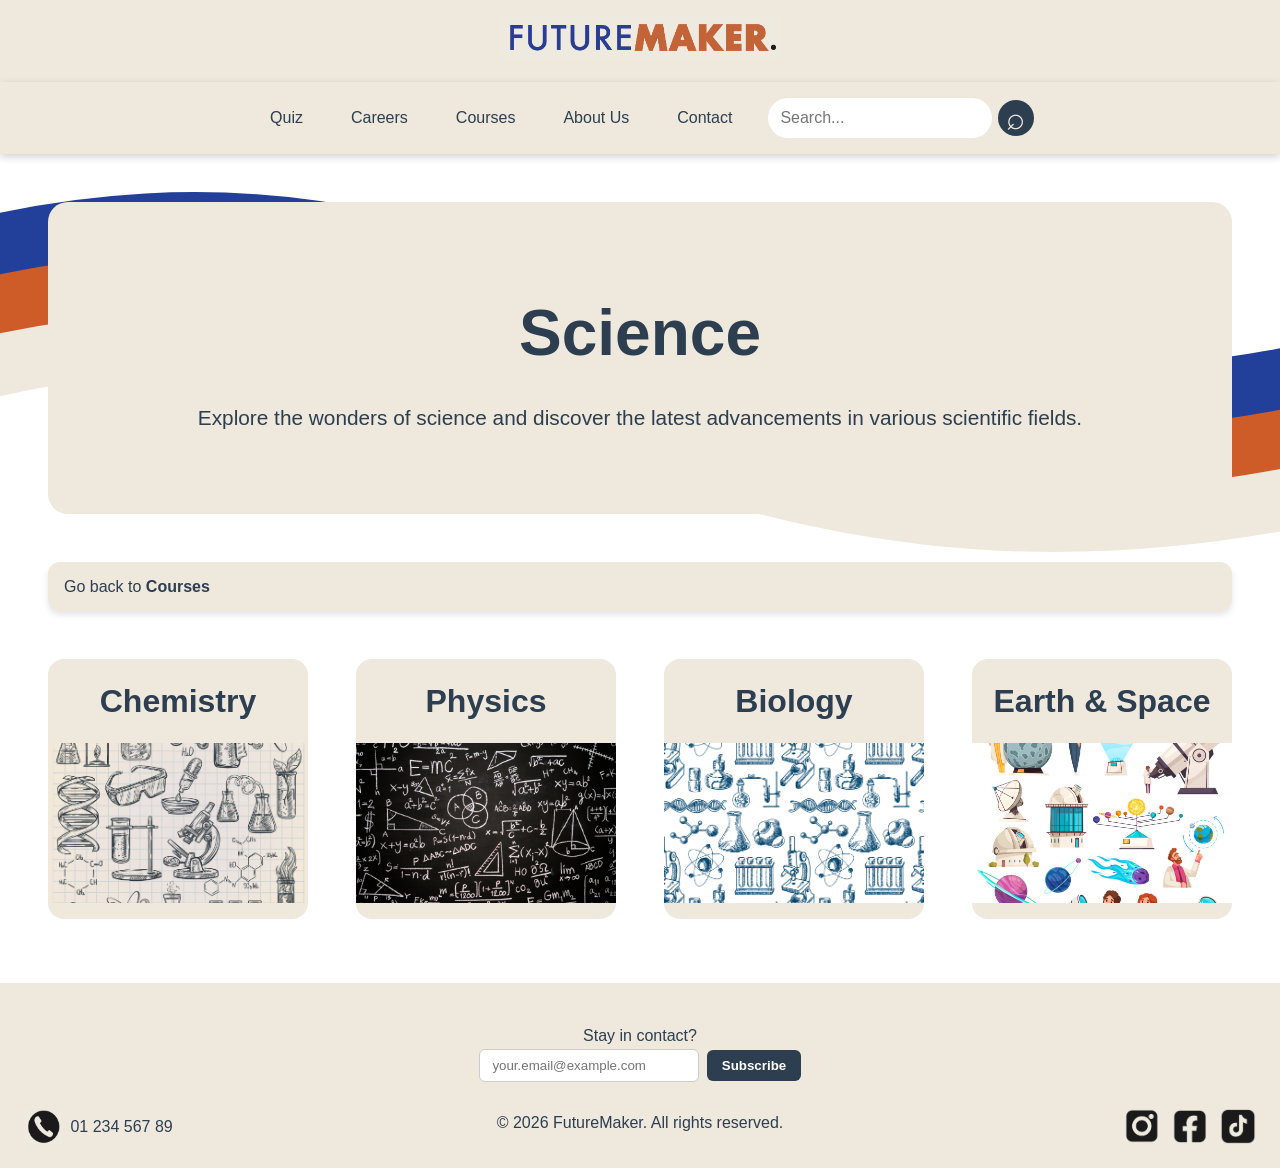
<file: subpage.html>
<!DOCTYPE html>
<html lang="en">
<head>
    <meta charset="UTF-8">
    <meta name="viewport" content="width=device-width, initial-scale=1.0">
    <title>Home - FutureMaker</title>
    <link rel="stylesheet" href="styles.css">
    <link rel="stylesheet" href="coursesncareers.css">
</head>
<body>
    <!-- Logo Header -->
    <header>
        <a href="index.html" class="logo-link" aria-label="FutureMaker home page"><img src="Assets/Logo.png" alt="FutureMaker logo" class="site-logo"></a>
    </header>

    <!-- Navigation Bar -->
    <nav class="topnav" id="myTopnav" aria-label="Main navigation">
        <div id="myLinks" aria-label="Main menu">
            <a href="quiz.html" aria-label="Go to quiz page">Quiz</a>
            <a href="careers.html" aria-label="Go to careers page">Careers</a>
            <a href="courses.html" aria-label="Go to courses page">Courses</a>
            <a href="about.html" aria-label="Go to about page">About Us</a>
            <a href="contact.html" aria-label="Go to contact page">Contact</a>
            <form class="nav-search" novalidate aria-label="Site search">
                <input type="search" placeholder="Search..." aria-label="Search the site">
                <button type="submit" aria-label="Submit search">&#x2315;</button>
            </form>
        </div>
        <button class="icon" type="button" onclick="myFunction()" aria-label="Toggle navigation menu">
        </button>
    </nav>

    <section class="subpage-hero">
        <h1>Science</h1>
        <p>Explore the wonders of science and discover the latest advancements in various scientific fields.</p>
    </section>
    <img src="Assets/swirl.svg" alt="Decorative swirl" class="decorative-swirl">

    <div class="sticky-element">
      Go back to <a href="courses.html">Courses</a>
    </div>

    <main>
        <div class="subpage-container">
            <a class="item" href="biology.html">
                <span>Chemistry</span>
                <img src="Assets/Chemistry.jpg" alt="Chemistry">
            </a>
            <a class="item" href="biology.html">
                <span>Physics</span>
                <img src="Assets/Physics.jpg" alt="Physics">
            </a>
            <a class="item" href="biology.html">
                <span>Biology</span>
                <img src="Assets/Biology.jpg" alt="Biology">
            </a>
            <a class="item" href="biology.html">
                <span>Earth & Space</span>
                <img src="Assets/Eart & Space.png" alt="Earth and Space">
            </a>
        </div>
    </main>

    <footer aria-label="Footer">
        <div class="footer-content">
            <p>Stay in contact?</p>
            <form class="footer-form" novalidate aria-label="Subscribe to updates">
                <input type="email" name="email" id="footer-email" placeholder="your.email@example.com" required aria-label="Email address">
                <button type="submit" aria-label="Subscribe to newsletter">Subscribe</button>
                <div class="footer-feedback"></div>
            </form>
            <p>&copy; 2026 FutureMaker. All rights reserved.</p>
        </div>
        <div class="footer-phone" aria-label="Phone contact">
            <img src="Assets/Phone.png" alt="Phone icon">
            <span>01 234 567 89</span>
        </div>
        <div class="footer-social" aria-label="Social media links">
            <a href="https://www.instagram.com" target="_blank" aria-label="Visit FutureMaker on Instagram">
                <img src="Assets/instagram.png" alt="Instagram">
            </a>
            <a href="https://www.facebook.com" target="_blank" aria-label="Visit FutureMaker on Facebook">
                <img src="Assets/facebook.png" alt="Facebook">
            </a>
            <a href="https://www.tiktok.com" target="_blank" aria-label="Visit FutureMaker on TikTok">
                <img src="Assets/tiktok.png" alt="TikTok">
            </a>
        </div>
    </footer>

    <script src="js/footer.js"></script>
</body>
</html>
</file>
<file: styles.css>
/* All Pages styling */
* {
    margin: 0;
    padding: 0;
    box-sizing: border-box;
}

main {
    max-width: 100%;
    margin: 0 auto;
    padding-bottom: 2rem;
}

body {
    font-family: 'Futura', 'Trebuchet MS', Arial, sans-serif;
    line-height: 1.6;
}

/* Header */
header {
    background-color: #efe8dd;
    padding: 1rem 0;
    text-align: center;
}

header a {
    text-decoration: none;
    display: inline-flex;
    align-items: center;
    justify-content: center;
}

/* Logo */
.site-logo {
    display: block;
    max-height: 3rem;
    width: auto;
    max-width: min(280px, 70vw);
    object-fit: contain;
}

/* Navigation Bar */
.topnav {
    display: flex;
    align-items: center;
    justify-content: center;
    gap: 0.5rem;
    position: relative;
    background-color: #efe8dd;
    padding: 1rem;
    box-shadow: 0 3px 8px rgba(0, 0, 0, 0.18);
    z-index: 100;
}

.topnav a {
    display: block;
    color: #2c3e50;
    text-align: center;
    padding: 0.35rem 0.75rem;
    text-decoration: none;
    margin: 0 0.75rem;
}

.topnav #myLinks {
    display: flex;
    align-items: center;
}

/* Search Bar */
.nav-search {
    display: flex;
    align-items: center;
    margin-left: 0.75rem;
}

.nav-search input {
    padding: 0.45rem 0.75rem;
    border: 0;
    border-radius: 999px;
    background: white;
    color: #2c3e50;
    font: inherit;
}

.nav-search button {
    align-items: center;
    justify-content: center;
    width: 2.25rem;
    height: 2.25rem;
    margin-left: 0.35rem;
    border: 0;
    border-radius: 50%;
    background: #2c3e50;
    color: #efe8dd;
    cursor: pointer;
    font-size: 2rem;
}

/* Active link */
.topnav a.active {
    background-color: white;
    border-radius: 6px;
    color: #2c3e50;
    font-weight: 700;
}

/* Hamburger menu icon */
.topnav .icon {
    display: none;
    align-items: center;
    justify-content: center;
    border: 0;
    background: transparent;
    color: #2c3e50;
    cursor: pointer;
    font-size: 5rem;
    line-height: 1;
    width: 55px;
    height: 55px;
    padding: 0;
    margin-bottom: 0.5rem;
}

.topnav .icon::before {
    content: "\2630";
}

/* Footer */
footer {
    position: relative;
    background-color: #efe8dd;
    color: #2c3e50;
    text-align: center;
    padding: 2.5rem 2rem 2rem;
}

.footer-content {
    max-width: 900px;
    margin: 0 auto;
}

/* Footer Phone Number*/
.footer-phone {
    position: absolute;
    left: 1.5rem;
    bottom: 1.5rem;
    display: inline-flex;
    align-items: center;
    gap: 0.5rem;
    color: #2c3e50;
    font-weight: 500;
}

.footer-phone img {
    display: block;
    width: clamp(28px, 3vw, 50px);
    height: auto;
}

/* Footer Social*/
.footer-social {
    position: absolute;
    right: 1.5rem;
    bottom: 1.5rem;
    display: flex;
    gap: 0.75rem;
    align-items: center;
}

.footer-social a {
    display: inline-flex;
    align-items: center;
    justify-content: center;
    width: clamp(24px, 3vw, 36px);
    height: auto;
}

.footer-social img {
    width: 100%;
    height: auto;
    display: block;
}

/* Footer form*/
.footer-form {
    display: flex;
    gap: 0.5rem;
    justify-content: center;
    align-items: center;
    flex-wrap: wrap;
    margin-bottom: 0.75rem;
}

.footer-form input[type="email"] {
    padding: 0.5rem 0.75rem;
    border-radius: 6px;
    border: 1px solid #ccc;
    min-width: 220px;
}

.footer-form button {
    padding: 0.5rem 0.9rem;
    border-radius: 6px;
    border: none;
    background: #2c3e50;
    color: white;
    font-weight: 700;
    cursor: pointer;
}

.footer-feedback {
    display: block;
    color: #2c3e50;
    margin-top: 0.5rem;
    width: 100%;
    text-align: center;
}

/* Hover Effects */
.footer-social a,
.footer-phone img {
    transition: transform 0.2s ease;
}

.footer-social a:hover, .footer-phone img:hover {
    transform: translateY(-2px);
}

.footer-form button:hover, .nav-search button:hover {
    background: #2b82c7;
}

.site-logo {
    transition: transform 0.2s ease;
}

.site-logo:hover {
    transform: scale(1.05);
    border-radius: 6px;
}

.topnav .icon {
    transition: color 0.2s ease, background-color 0.2s ease;
}

.topnav .icon:hover{
    background-color: #2c3e50;
    color: #efe8dd;
    padding-bottom: 1rem;
    border-radius: 6px;
}

.topnav a {
    transition: color 0.2s ease;
}

.topnav a:hover {
    color: #3498db;
}

/* Media Queries */
@media screen and (max-width: 700px) {
    img.decorative-swirl {
        width: 100vw;
        max-width: 100vw;
        height: clamp(6rem, 28vw, 11rem);
        object-fit: cover;
        object-position: center;
    }

    /* Footer Mobile */
    footer {
        padding: 2rem 1rem;
    }

    .footer-content {
        width: 100%;
    }

    .footer-form {
        width: 100%;
        gap: 0.75rem;
    }

    .footer-form input[type="email"] {
        flex: 1 1 100%;
        min-width: 0;
        width: 100%;
    }

    .footer-phone,
    .footer-social {
        position: static;
        justify-content: center;
        margin-top: 1.25rem;
    }

    /* Navigation Bar Mobile */
    .topnav {
        justify-content: flex-start;
        padding: 0.75rem 1rem;
    }

    .topnav #myLinks {
        display: none;
        position: absolute;
        top: 100%;
        left: 0;
        right: 0;
        z-index: 10;
        background-color: #efe8dd;
        box-shadow: 0 3px 5px rgba(0, 0, 0, 0.12);
    }

    .topnav.responsive #myLinks {
        display: block;
    }

    .topnav #myLinks a {
        margin: 0;
        padding: 0.85rem 1rem;
        text-align: left;
        border-top: 1px solid rgba(44, 62, 80, 0.12);
    }

    /* Search Bar Mobile */
    .nav-search {
        margin: 0;
        padding: 0.85rem 1rem;
        border-top: 1px solid rgba(44, 62, 80, 0.12);
    }

    .nav-search input {
        flex: 1;
        width: auto;
    }

    .nav-search button {
        flex: 0 0 2.25rem;
    }

    .topnav .icon {
        display: flex;
    }
}
</file>
<file: main.css>
/* Courses and Careers Section */
.parent-container {
    display: flex;
    gap: 20px;
    position: relative;
    overflow: hidden;
    max-width: 1350px;
    margin: 0 auto;
}

.parent-container a {
    flex: 1;
    text-decoration: none;
    color: inherit;
    display: flex;
}

.courses-section,
.careers-section {
    width: 100%;
    padding: 5rem 2rem;
    border-radius: 20px;
    text-align: center;
    margin-bottom: 2rem;
}

.courses-section {
    background: #37499B;
    color: #efe8dd;
}

.careers-section {
    background: #CF6339;
    color: #efe8dd;
}

.courses-section h2,
.careers-section h2 {
    font-size: clamp(1.5rem, 4vw + 1rem, 4rem);
    margin-top: 0;
    margin-bottom: 1rem;
    letter-spacing: -0.05em;
}

.courses-section p,
.careers-section p {
    font-size: 1.1rem;
}

.section-icon {
    display: block;
    max-width: 40%;
    height: auto;
    margin: 0.01rem auto 0;
}

.content-section {
    margin-bottom: 2rem;
}

.content-section h3 {
    color: #2c3e50;
    margin-bottom: 1rem;
    padding-bottom: 0.5rem;
    border-bottom: 2px solid #3498db;
}

/* Intro Section */
.intro-container {
    position: relative;
    margin-top: 5rem;
    margin-bottom: 5rem;
}

.intro-text {
    text-align: center;
    font-size: clamp(3rem, 4vw + 1rem, 5rem);
    font-weight: 900;
    color: #2c3e50;
    margin: 0;
}

.intro-desc {
    text-align: center;
    font-size: clamp(1rem, 2vw, 1.5rem);
    font-weight: 700;
    line-height: 2;
    color: #2c3e50;
    margin-top: 1rem;
    margin-bottom: 5rem;
}

/* Decorative swirl image */
.decorative-swirl { 
    position: absolute;
    top: 40rem;
    left: 0;
    right: 0;
    width: 100%;
    height: 50%;
    object-fit: cover;
    z-index: -1;
}

/* Quiz Section */
.quiz-section {
    display: block;
    width: 100%;
    min-height: 50vh;
    padding: 1rem 0;
    background-color: #37499B;
    text-align: center;
}

.quiz-section h3 {
    font-size: 3rem;
    color: #efe8dd;
    margin-top: 4rem;
    margin-bottom: 1rem;
}

.quiz-section p {
    font-size: 1.25rem;
    color: #efe8dd;
    margin-top: 1rem;
    margin-bottom: 2rem;
}

.start-button {
    display: inline-block;
    padding: 1.2rem 3rem;
    border-radius: 100px;
    color: #efe8dd;
    background-color: #2c3e50;
    font-weight: 700;
    font-size: 1.2rem;
    text-decoration: none;
}

/* Hover Effects*/
.parent-container a .courses-section,
.parent-container a .careers-section {
    transition: transform 0.2s ease, filter 0.2s ease;
}

.parent-container a:hover .courses-section,
.parent-container a:hover .careers-section{
    transform: translateY(-4px);
    filter: brightness(1.15);
}

.start-button {
    transition: transform 0.2s ease, filter 0.2s ease;
}

.start-button:hover {
    transform: translateY(-4px);
    background:#3498db;
}



@media screen and (max-width: 768px) {
    main {
        margin: 0 auto;
        padding: 0 1rem 1rem;
        overflow: hidden;
    }

    .intro-container {
        margin: 3rem 0 2rem;
    }

    .intro-text {
        font-size: clamp(2rem, 11vw, 3.25rem);
        line-height: 1.1;
    }

    .intro-desc {
        font-size: 1rem;
        line-height: 1.5;
        margin: 1rem 0 2rem;
    }

    .decorative-swirl {
        top: 35rem;
        height: 10rem;
        object-fit: cover;
    }

    .parent-container {
        flex-direction: column;
        gap: 1rem;
    }

    .courses-section,
    .careers-section {
        padding: 2.5rem 1.25rem;
        border-radius: 14px;
        margin-bottom: 0;
    }

    .section-icon {
        max-width: 28%;
    }

    .courses-section h2,
    .careers-section h2 {
        font-size: clamp(1.75rem, 9vw, 2.75rem);
        margin-bottom: 0;
    }

    .quiz-section {
        min-height: auto;
        padding: 3rem 1rem;
    }

    .quiz-section h3 {
        font-size: clamp(1.75rem, 9vw, 2.5rem);
        line-height: 1.15;
        margin: 0 0 1rem;
    }

    .quiz-section p {
        font-size: 1rem;
        line-height: 1.5;
        margin: 0 0 1.5rem;
    }

    .start-button {
        padding: 1rem 2.5rem;
    }
}
</file>
<file: about.css>
/* Hero Styling */
.hero {
    position: relative;
    padding: 5rem;
    border-radius: 1rem;
    text-align: center;
    margin: 3rem;
    background: #CF6339;
    color: #efe8dd;
    z-index: 2;
}

.hero h1 {
    font-size: clamp(1.5rem, 4vw + 1rem, 4rem);
    margin-top: 0;
    margin-bottom: 1rem;
}

.hero p {
    font-size: clamp(0.5rem, 1vw + 0.5rem, 1.5rem);
    margin: 0;
}

.decorative-swirl {
  position: absolute;
  top: 12rem;
  left: 0;
  right: 0;
  width: 100%;
  height: 40%;
  object-fit: cover;
  z-index: 1;
}

.about-border {
    display: block;
    width: 100%;
    height: auto;
    margin: 0;
    padding: 0;
}

/* Main Content Styling */
main {
    background: #37499B;
    overflow: hidden;
    margin: 0;
    padding: 0;
}

.about-row {
    display: flex;
    justify-content: center;
    align-items: flex-start;
    gap: 5rem;
    margin: 3rem auto;
    flex-wrap: wrap;
}

.who-we-are,
.our-goals, .collaborative-schools {
    border-radius: 1rem;
    background: #efe8dd;
    color: #2c3e50;
    width: 80%;
    min-width: 240px;
    display: flex;
    align-items: center;
    padding: 0;
    text-align: left;
    overflow: hidden;
}

.who-we-are-content, .our-goals-content {
    flex: 1;
    padding: 2rem 4rem;
}

.who-we-are h3,
.our-goals h3 {
    font-size: clamp(1.5rem, 4vw + 1rem, 3rem);
    margin: 1rem auto;
    letter-spacing: -0.05em;
}

.who-we-are p,
.our-goals p {
    font-size: clamp(0.5rem, 1vw + 0.5rem, 1.75rem);
    margin: 0.5rem auto;
}

.team-image, .goals-image {
    display: block;
    flex: 0 0 45%;
    width: 45%;
    max-width: none;
    height: 320px;
    margin: 0;
    object-fit: cover;
}

.learn-more {
  position: relative;
  margin: 0.5rem auto 0;
  padding: 1rem 2rem;
  border: none;
  border-radius: 2rem;
  background: #2c3e50;
  color:#efe8dd;
  font-size: 1rem;
  font-weight: 700;
}

.collaborative-schools h3 {
    font-size: clamp(1.5rem, 4vw + 1rem, 3rem);
    margin: 1rem auto 2rem;
}

.collaborative-schools {
    display: block;
    margin: 3rem auto;
    padding: 2rem;
    text-align: center;
    align-items: center;
}

.schools-grid {
    display: grid;
    grid-template-columns: repeat(4, minmax(0, 1fr));
    justify-items: center;
    align-items: center;
}

.schools-grid img {
    display: block;
    width: 100%;
    max-width: 10rem;
    height: 10rem;
    max-width: 100%;
    object-fit: contain;
    margin: 1rem;
}

.collaborative-schools .learn-more {
    display: block;
    margin: 2rem auto 0;
}

.collaborative-schools img,
.learn-more {
  transition: transform 0.2s ease;
}

.collaborative-schools img:hover,
.learn-more:hover {
  transform: translateY(-4px);
}

.learn-more:hover {
    background: #2b82c7;
}
/* Media Queries */
@media (max-width: 700px) {
    .hero {
        padding: 3rem 1rem;
        margin: 1rem;
    }

    .hero h1 {
        font-size: clamp(1.5rem, 6vw + 1rem, 3rem);
    }

    .hero p {
        font-size: clamp(0.5rem, 2vw + 0.5rem, 1.25rem);
    }
    
    .who-we-are, .our-goals {
     display: block;
    }

    .team-image, .goals-image {
     width: 100%;
     height: 240px;
    }

    .about-row {
        gap: 1rem;
        margin: 2rem 1rem;
    }

    .who-we-are,
    .our-goals{
        width: 100%;
    }

    .team-image,
    .goals-image {
        height: 12rem;
    }

    .who-we-are-content,
    .our-goals-content {
        padding: 1.25rem;
        text-align: center;
    }

    .who-we-are h3,
    .our-goals h3,
    .collaborative-schools h3 {
        font-size: clamp(1.75rem, 9vw, 2.5rem);
        line-height: 1.15;
    }

    .who-we-are p,
    .our-goals p {
        font-size: 1rem;
        line-height: 1.5;
    }

    .collaborative-schools {
        width: 90%;
        margin: 2rem auto;
        padding: 1.25rem;
    }

    .schools-grid {
        grid-template-columns: repeat(2, minmax(0, 1fr));
        gap: 0.5rem;
    }

    .schools-grid img {
        width: 100%;
        height: 7rem;
        margin: 0.5rem 0;
    }

    .learn-more {
        padding: 0.85rem 1.5rem;
    }
}
</file>
<file: biology.css>
/* Hero Styling */
.subpage-hero {
  position: relative;
  padding: 5rem;
  border-radius: 20px;
  text-align: center;
  margin: 3rem;
  background: #efe8dd;
  color: #2c3e50;
  z-index: 2;
}

.subpage-hero h1 {
  font-size: clamp(1.5rem, 4vw + 1rem, 4rem);
  margin-top: 0;
  margin-bottom: 1rem;
}

.subpage-hero p {
  font-size: clamp(0.5rem, 1vw + 0.5rem, 1.5rem);
  margin: 0;
}

.decorative-swirl {
  position: absolute;
  top: 12rem;
  left: 0;
  right: 0;
  width: 100%;
  height: 40%;
  object-fit: cover;
  z-index: 1;
}

/* Sticky Element Styling */
.sticky-element {
  position: sticky;
  top: 1rem;
  align-self: start;
  z-index: 10;
  background: #efe8dd;
  color: #2c3e50;
  padding: 0.75rem 1rem;
  border-radius: 0.75rem;
  margin: 1rem 3rem;
  box-shadow: 0 4px 6px rgba(0, 0, 0, 0.1);
}

.sticky-element a { 
  color: #2c3e50;
  text-decoration: none;
  font-weight: bold;
}

/* Main Content Styling */
.information-container {
  background-color: rgba(239, 232, 221, 0.5);
  margin: 0 3rem;
  padding: 1rem;
  border-radius: 1rem;
}

.information-row {
  display: flex;
  justify-content: center;
  gap: 2rem;
  width: 100%;
  flex-wrap: wrap;
}

/* Overall Information Row */
.duration,
.pay,
.need {
  border-radius: 1rem;
  background: #efe8dd;
  color: #efe8dd;
  display: flex;
  flex-direction: column;
  align-items: center;
  justify-content: center;
  text-align: center;
  overflow: hidden;
  padding: 1rem;
  flex: 1;
  margin: 1rem;
}

.duration *,
.pay *,
.need * {
  margin: 0;
}

.duration img, .pay img, .need img {
  width: 4rem;
  height: 4rem;
  padding: 0.5rem;
}

.decorative-border {
  margin: 0 3rem;
}

/* University Details */
.course-information{
  display: flex;
  flex-direction: column;
  align-items: center;
  gap: 1.5rem;
  margin: 0 3rem;
  background-color: rgba(239, 232, 221, 0.5);
  padding: 1rem;
  border-radius: 1rem;
}

.course-information-row {
  display: flex;
  justify-content: center;
  gap: 2rem;
  width: 100%;
  flex-wrap: wrap;
  padding: 0;
}

.heading {
  border-radius: 1rem;
  background: #efe8dd;
  color: #2c3e50;
  display: block;
  margin: 1rem;
  text-align: center;
  padding: 1rem 4rem;
}

.heading h3 {
  font-size: clamp(1rem, 1vw + 1rem, 3rem);
  margin: 0;
  padding: 1rem;
}

.heading p {
  font-size: clamp(0.5rem, 0.5vw + 0.5rem, 1rem);
  margin: 0;
}

.study-level, 
.credits {
  border-radius: 1rem;
  background: #efe8dd;
  color: #efe8dd;;
  display: flex;
  align-items: center;
  justify-content: center;
  padding: 1.5rem;
  text-align: center;
  overflow: hidden;
  flex: 1;
  margin: 1rem;
  flex-direction: column;
  gap: 1.5rem;
}

.study-level *,
.credits * {
  margin: 0;
}

.study-level .title, 
.credits .title {
  font-size: 1.5rem;
  font-weight: 700;
}

.indicator, .credit-number {
  background-color: #efe8dd;;
  padding: 0rem 0rem 0rem 0.6rem;
  border-radius: 0.5rem;
}

.indicator {color:#CF6339 }
.credit-number {color:#37499B }

.numbers {
  letter-spacing: 0.5rem;
  border-bottom: 2px solid #efe8dd;
  padding-bottom: 0.5rem;
}

.credit-number {
  font-weight: 600;
}

.need, .study-level, .duration {
  background-color: #CF6339;
}
.pay, .credits {
  background-color: #37499B ;
}

.map {
  background-color: rgba(239, 232, 221, 0.5);
  margin: 0 3rem;
  padding: 1.5rem;
  border-radius: 1rem;
}

.mapcontent {
  display: grid;
  grid-template-columns: 1fr auto 1fr;
  align-items: center;
  gap: 2rem;
}

.text {
  grid-column: 1;
  padding: 2.5rem;
}

.text button {
  padding: 1rem 2rem;
  border: none;
  border-radius: 2rem;
  color: #efe8dd;
  background-color: #2c3e50;
  font-size: 1rem;
  font-weight: 700;
  cursor: pointer;
  margin-top: 1rem;
}

.text p {
  font-size: 1.5rem;
  font-weight: 800;
  color: #2c3e50;
}

.mapimg {
  grid-column: 2;
  display: flex;
  justify-content: center;
  padding: 1rem;
}

.mapimg img {
  width: 100%;
  max-width: 500px;
  height: auto;
  display: block;
}

.universities {
  grid-column: 3;
  padding-left: 1rem;
}

/* Hover Effects */
.sticky-element a {
  transition: color 0.2s ease;
}

.sticky-element a:hover {
  color: #3498db;
}

.study-level,
.credits,
.need,
.pay,
.duration,
.text button {
  transition: transform 0.2s ease;
}

.study-level:hover,
.credits:hover,
.need:hover,
.pay:hover,
.duration:hover,
.text button:hover {
  transform: translateY(-4px);
}

.text button:hover {
  background-color: #3498db;
}

/* Media Queries */
@media (max-width: 768px) {
  .subpage-hero {
    padding: 2.5rem 2rem;
    margin: 1rem;
  }

  .subpage-hero h1 {
    font-size: clamp(1.5rem, 5.3vw + 1rem, 3rem);
    line-height: 1.1;
  }

  .subpage-hero p {
    font-size: clamp(0.5rem, 1.5vw + 0.5rem, 1rem);
    line-height: 1.5;
  }

  .sticky-element {
    margin: 1rem;
    font-size: 0.95rem;
  }

  /* Information and Course Details */
  .information-container,
  .course-information,
  .map {
    width: auto;
    margin: 1.5rem 1rem;
    padding: 1rem;
  }

  .information-row,
  .course-information-row {
    flex-direction: column;
    gap: 0.75rem;
  }
  
  .duration,
  .pay,
  .need,
  .study-level,
  .credits {
    width: 100%;
    margin: 0;
    padding: 1rem;
    border-radius: 1rem;
  }

  .duration h3,
  .pay h3,
  .need h3 {
    font-size: 1.15rem;
    line-height: 1.3;
  }

  .heading {
    width: 100%;
    margin: 0;
    padding: 0.75rem;
  }

  .heading h3 {
    font-size: 1.4rem;
    line-height: 1.2;
    padding: 0.5rem;
  }

  .heading p {
    font-size: 1rem;
    line-height: 1.5;
  }

  .study-level .title,
  .credits .title {
    font-size: 1.2rem;
  }

  .numbers {
    max-width: 100%;
    font-size: 0.95rem;
    letter-spacing: 0.25rem;
    overflow-wrap: anywhere;
  }

  .decorative-border {
    margin: 0 1rem;
  }

  .decorative-border img {
    display: block;
    width: 100%;
    height: auto;
  }

  /* Map Section */
  .mapcontent {
    grid-template-columns: 1fr;
    gap: 1rem;
  }

  .text,
  .mapimg,
  .universities {
    grid-column: 1;
    padding: 0.75rem;
    text-align: center;
  }

  .text p {
    font-size: 1.15rem;
    line-height: 1.4;
    margin-top: 0.5rem;
  }

  .text button {
    width: 100%;
    padding: 0.9rem 1rem;
    margin-top: 1.25rem;
  }

  .mapimg img {
    max-width: 100%;
  }
}
</file>
<file: coursesncareers.css>
/* Hero Styles */
.careers-hero,
.courses-hero,
.subpage-hero {
  position: relative;
  padding: 5rem;
  border-radius: 20px;
  text-align: center;
  margin: 3rem;
  z-index: 2;
}

/* Hero Themes */
.careers-hero {
    background: #CF6339;
    color: #efe8dd;
} 

.courses-hero {
    background: #37499B;
    color: #efe8dd;
} 

.subpage-hero {
    background: #efe8dd;
    color: #2c3e50;
}

.decorative-swirl {
  position: absolute;
  top: 12rem;
  left: 0;
  right: 0;
  width: 100%;
  height: 40%;
  object-fit: cover;
  z-index: 1;
}

/* Hero Typography */
.courses-hero h1,
.careers-hero h1,
.subpage-hero h1 {
    font-size: clamp(1.5rem, 4vw + 1rem, 4rem);
    margin-bottom: 1rem;
    margin-top: 0;
}

.courses-hero p, 
.careers-hero p, 
.subpage-hero p {
    font-size: clamp(0.5rem, 1vw + 0.5rem, 1.5rem);
    margin: 0;
}

.sticky-element {
  position: sticky;
  top: 1rem;
  align-self: start;
  z-index: 10;
  background: #efe8dd;
  color: #2c3e50;
  padding: 0.75rem 1rem;
  border-radius: 0.75rem;
  margin: 1rem 3rem;
  box-shadow: 0 4px 6px rgba(0, 0, 0, 0.1);
}

.sticky-element a { 
  color: #2c3e50;
  text-decoration: none;
  font-weight: bold;
}

/* Layout Containers */
.container,
.subpage-container {
    display: grid;
    padding: 2rem 0;
    gap: 3rem;
    margin: 0 3rem;
}

.container {
    grid-template-columns: repeat(3, 1fr);
}

.subpage-container {
    grid-template-columns: repeat(4, 1fr);
}

/* Grid Items */
.container .item,
.subpage-container .item {
    display: flex;
    flex-direction: column;
    background-color: #efe8dd;
    font-size: 2rem;
    text-align: center;
    border-radius: 1rem;
    align-items: center;
    justify-content: center;
    gap: 1rem;
    min-height: 260px;
    height: 100%;
    color: #2c3e50;
    text-decoration: none;
    font-weight: 600;
    overflow: hidden
}

.container .item img,
.subpage-container .item img {
    width: 100%;
    max-width: 25rem;
    height: 10rem;
    object-fit: cover;
    display: block;
}

/* Hover Effects */
.container .item:hover,
.subpage-container .item:hover {
  transform: translateY(-4px);
  cursor: pointer;
  background-color: #2c3e50;
  color: #efe8dd;
}

.container .item, 
.subpage-container .item {
  transition: transform 0.2s ease, 
  background-color 0.2s ease, 
  color 0.2s ease;
}

.sticky-element a:hover {
  color: #3498db;
}

/* Media Queries */
@media (max-width: 700px) {
  .careers-hero, .courses-hero, .subpage-hero {
    padding: 3rem 1rem;
    margin: 1rem;
  }

  .careers-hero h1, .courses-hero h1, .subpage-hero h1 {
    font-size: clamp(1.5rem, 6vw + 1rem, 3rem);
    line-height: 1.1;
  }

  .careers-hero p, .courses-hero p, .subpage-hero p {
    font-size: clamp(0.5rem, 2vw + 0.5rem, 1.25rem);
    line-height: 1.5;
  }

  .sticky-element {
    margin: 1rem;
    font-size: 0.95rem;
  }

  .container, .subpage-container {
    grid-template-columns: 1fr;
    width: 100%;
    padding: 1rem;
    margin: 0;
    gap: 1rem;
  }

  .container .item,
  .subpage-container .item {
    min-height: 0;
    padding: 1.5rem 0.5rem;
    gap: 0.75rem;
    font-size: 1.5rem;
  }

  .container .item img,
  .subpage-container .item img {
    width: 100%;
    max-width: 25rem;
    height: 9rem;
    object-fit: cover;
  }

  .container span {
    font-size: (1.5rem, 6vw + 1rem, 3rem)
  }
}
</file>
<file: contact.css>
/* Hero Styling */
.hero {
  position: relative;
  padding: 5rem;
  border-radius: 1rem;
  text-align: center;
  margin: 3rem;
  background: #37499B;
  color: #efe8dd;
  z-index: 2;
}

.hero h1 {
  font-size: clamp(1.5rem, 4vw + 1rem, 4rem);
  margin-top: 0;
  margin-bottom: 1rem;
}

.hero p {
  font-size: clamp(0.5rem, 1vw + 0.5rem, 1.5rem);
  margin: 0;
}

.decorative-swirl {
  position: absolute;
  top: 12rem;
  left: 0;
  right: 0;
  width: 100%;
  height: 40%;
  object-fit: cover;
  z-index: 1;
}

/* Main Content Styling */
main {
  background: #CF6339;
  overflow: hidden;
  margin: 0;
  padding: 0;
}

.contact-container {
  margin: 0;
  padding: 0;
}

.contact-row {
  display: flex;
  justify-content: center;
  align-items: flex-start;
  gap: 5rem;
  margin: 5rem;
  flex-wrap: wrap;
}

.general-inquiries,
.contact-team-members {
  padding: 1rem 3rem;
  text-align: center;
  border-radius: 1rem;
  background: #efe8dd;
  color: #2c3e50;
  width: 100%;
}

.general-inquiries h3,
.contact-team-members h3 {
  font-size: clamp(1.5rem, 4vw + 1rem, 3rem);
  margin: 1rem auto;
  letter-spacing: -0.05em;
}

.general-inquiries p,
.contact-team-members p {
  font-size: clamp(0.5rem, 1vw + 0.5rem, 1.75rem);
  margin: 0.5rem auto;
}

.general-inquiries ul,
.contact-team-members ul {
  list-style-type: none;
  padding: 1rem 0;
  line-height: 1.5;
  margin: 1rem auto;
  font-size: clamp(0.2rem, 1vw + 0.5rem, 1.25rem);
  background-color:#2c3e50;
  color: #efe8dd;
  max-width: 400px;
  border-radius: 0.5rem;
}

.general-inquiries ul li,
.contact-team-members ul li {
  transition: background-color 0.2s ease;
}

.general-inquiries ul li:hover,
.contact-team-members ul li:hover {
  background-color: #2b82c7;
  cursor: pointer;
}

/* Contact Form Styling */
form label {
  color: #2c3e50;
}

input[type="text"],
select,
textarea {
  width: 100%;
  padding: 1rem;
  border: 1px solid #2c3e50;
  border-radius: 0.5rem;
  box-sizing: border-box;
  margin-top: 0.5rem;
  margin-bottom: 2rem;
  resize: vertical;
}

input[type="submit"] {
  background-color: #2c3e50;
  color: #efe8dd;
  padding: 0.5rem 0.9rem;
  border: none;
  border-radius: 4px;
  cursor: pointer;
  font-weight: 700;
  transition: background-color 0.2s ease;
}

input[type="submit"]:hover {
  background: #2b82c7;
}

.container {
  border-radius: 1rem;
  background-color: #efe8dd;
  padding: 2rem;
  margin: 5rem;
}

.button {
  background-color: #2c3e50;
  color: #efe8dd;
  padding: 0.5rem 1rem;
  border: none;
  border-radius: 4px;
  cursor: pointer;
  font-weight: 700;
}

/* Media Queries */
@media (max-width: 700px) {
  .hero {
    padding: 3rem 2rem;
    margin: 1rem;
  }
  
  .hero h1 {
    font-size: clamp(1.5rem, 6vw + 1rem, 3rem);
  }

  .hero p {
    font-size: clamp(0.5rem, 2vw + 0.5rem, 1.25rem);
  }
  
  .contact-row, .container {
    gap: 2rem;
    margin: 2rem 1.25rem;
  }

  .general-inquiries,
  .contact-team-members, .container {
    padding: 1rem;
  }

  .general-inquiries p,
  .contact-team-members p {
    font-size: 1rem;
    line-height: 1.5;
  }

  .general-inquiries ul,
  .contact-team-members ul {
    width: 100%;
    font-size: 1rem;
  }

  input[type="text"],
  select,
  textarea {
    margin-bottom: 1.25rem;
  }

  input[type="submit"] {
    display: block;
    margin: 0 auto;
  }
}
</file>
<file: questionnaire.css>
/* Hero Styling */
.hero {
  position: relative;
  padding: 5rem;
  border-radius: 20px;
  text-align: center;
  margin: 3rem;
  background: #efe8dd;
  color: #2c3e50;
  z-index: 2;
}

.hero h1 {
  font-size: clamp(1.5rem, 4vw + 1rem, 4rem);
  margin-top: 0;
  margin-bottom: 1rem;
}

.hero p {
  font-size: clamp(0.5rem, 1vw + 0.5rem, 1.5rem);
  margin: 0;
}

.decorative-swirl {
  position: absolute;
  top: 12rem;
  left: 0;
  right: 0;
  width: 100%;
  height: 40%;
  object-fit: cover;
  z-index: 1;
}

/* Container */
.container {
  max-width: 80%;
  margin: 0 auto;
}

.sticky-element {
  position: sticky;
  top: 1rem;
  background: #efe8dd;
  color: #2c3e50;
  padding: 0.75rem 1rem;
  border-radius: 0.75rem;
  z-index: 100;
  text-align: left;
  box-shadow: 0 4px 6px rgba(0, 0, 0, 0.1);
}

.sticky-element a { 
  color: #2c3e50;
  text-decoration: none;
  font-weight: bold;
}

.quiz-stack {
  display: flex;
  flex-direction: column;
  gap: 2rem;
  padding-bottom: 2rem;
}

/* Card Stylings */
.card {
  position: sticky;
  border-radius: 12px;
}

.card-1 {
  z-index: 1;
  top: 100px;
  background: #37499B;
}
.card-2 {
  z-index: 2; 
  top: 140px;
  background: #CF6339;
}
.card-3 { 
  z-index: 3; 
  top: 180px;
  background: #37499B;
}
.card-4 { 
  z-index: 4;
  top: 220px;
  background: #CF6339;
}
.card-5 { 
  z-index: 4;
}
.card-content {
  padding: 2rem;
}

.card-content h3 {
  color: #efe8dd;
  margin: 0;
}

.card-content p {
  color: #efe8dd;
  font-size: 1.8rem;
  text-align: center;
}

.card-content img {
  width: 7rem;
  height: auto;
  display: block;
  margin: auto;
  padding-bottom: 1rem;
  margin-top: 1rem;
}

.answer-row {
  display: flex;
  gap: 1rem;
  margin-top: 1rem;
}

.step {
  font-size: 0.8rem;
  color: #efe8dd;
  font-weight: bold;
}
 /* Buttons */
.quiz-btn {
  flex: 1;
  width: auto;
  padding: 0.75rem 1rem;
  margin-top: 0;
  background: #efe8dd;
  color: #2c3e50;
  border: none;
  border-radius: 6px;
  font-size: 1rem;
  font-weight: bold;
}

.complete-quiz-btn {
  position: relative;
  margin: 0.5rem auto 0;
  padding: 1rem 2rem;
  border: none;
  border-radius: 2rem;
  color: #efe8dd;
  background-color: #2c3e50;
  font-size: 1rem;
  font-weight: 700;
}

main {
  display: flex;
  flex-direction: column;
  margin-bottom: 3rem;
}

/* Hover Effects */
.quiz-btn,
.complete-quiz-btn {
  transition: transform 0.2s ease;
}

.quiz-btn:hover, .complete-quiz-btn:hover {
  transform: translateY(-4px);
  cursor: pointer;
}

.sticky-element a {
  transition: color 0.2s ease;
}

.sticky-element a:hover {
  color: #3498db;
}

.complete-quiz-btn:hover {
  background-color: #3498db;
}

.quiz-btn:hover{
  background-color: #2c3e50;
  color: #efe8dd;
}

@media (max-width: 768px) {
  .hero {
    padding: 3rem 1rem;
    margin: 1rem;
    }

  .hero h1 {
    font-size: clamp(1.5rem, 6vw + 1rem, 3rem);
  }

  .hero p {
    font-size: clamp(0.5rem, 2vw + 0.5rem, 1.25rem);
  }

  .sticky-element {
    margin: 1rem 0;
    font-size: 0.95rem;
  }

  .container {
    width: auto;
    max-width: none;
    margin: 0 1rem;
  }
  
  .quiz-stack {
    gap: 2rem;
    padding-bottom: 1rem;
  }

  .card {
    position: relative;
    top: auto;
    width: 100%;
    border-radius: 1rem;
  }

  .card-5 {
    max-height: 0;
  }

  .card-content {
    padding: 1.25rem 1rem;
  }

  .step {
    text-align: center;
    display: block;
    font-size: 0.75rem;
  }

  .card-content h3 {
    font-size: 2.5rem;
    margin: 0.75rem;
    text-align: center;
  }

  .card-content p {
    font-size: 1.25rem;
    margin-bottom: 0.5rem;
  }

  .card-content img {
    width: 5rem;
    display: block;
    margin-top: 1rem;
  }

  .answer-row {
    gap: 0.75rem;
  }

  .quiz-btn {
    min-height: 2.75rem;
  }

  .complete-quiz-btn {
    display: block;
    width: 100%;
    margin: 0.5rem 0 0;
    padding: 0.9rem 1rem;
  }
}
</file>
<file: quiz.css>
/* Hero Styling */
.hero {
  position: relative;
  padding: 5rem;
  border-radius: 20px;
  text-align: center;
  margin: 3rem;
  background: #efe8dd;
  color: #2c3e50;
  z-index: 2;
}

.hero h1 {
  font-size: clamp(1.5rem, 4vw + 1rem, 4rem);
  margin-top: 0;
  margin-bottom: 1rem;
}

.hero p {
  font-size: clamp(0.5rem, 1vw + 0.5rem, 1.5rem);
  margin: 0;
}

.decorative-swirl {
  position: absolute;
  top: 12rem;
  left: 0;
  right: 0;
  width: 100%;
  height: 40%;
  object-fit: cover;
  z-index: 1;
}

/* Main Content Styling */
.information-container {
  display: block;
  text-align: center;
  margin: 0 3rem;
  background-color: rgba(239, 232, 221, 0.5);
  padding: 1rem;
  border-radius: 1rem;
}

.quiz-introduction {
  border-radius: 3rem;
  background: #efe8dd;
  color: #2c3e50;
  display: block;
  margin: 1rem auto;
  text-align: center;
  padding: 1.75rem 4rem;
  max-width: 500px;
}

.quiz-introduction h3 {
  font-size: clamp(1.2rem, 2vw, 2rem);
  margin: 0;
}

.quiz-steps {
  display: flex;
  justify-content: center;
  gap: clamp(2rem, 10vw,10rem);
  margin-top: 3rem;
  padding-bottom: 1rem;
  flex-wrap: wrap;
}

.steps {
  display: flex;
  flex-direction: column;
  align-items: center;
  text-align: center;
  gap: 0.75rem;
}

.step-number1, .step-number2, .step-number3{
  width: clamp(100px, 8vw, 120px);
  height: clamp(100px, 8vw, 120px);
  border-radius: 50%;
  color: #efe8dd;
  display: flex;
  align-items: center;
  justify-content: center;
  font-size: clamp(1.4rem, 2vw, 2rem);
  font-weight: 700;
}

.step-number1, .step-number3{background: #CF6339;}
.step-number2{background: #37499B}

.step-text {
  font-size: clamp(0.9rem, 1.2vw, 1.5rem);
  color: #2c3e50;
  max-width: 150px;
  line-height: 1.4;
}

.quiz-start {
  text-align: center;
  margin-top: 1rem;
  padding-bottom: 1.5rem;
}

.start-button {
  display: inline-block;
  color: #efe8dd;
  background-color: #2c3e50;
  text-decoration: none;
  padding: 1.2rem 3rem;
  border-radius: 100px;
  font-weight: 700;
  font-size: 1.2rem;
}    

/* Hover Effects */
.steps,
.start-button {
  transition: transform 0.2s ease;
}

.steps:hover,
.start-button:hover{
  transform: translateY(-4px);
}

.start-button:hover{
  background-color: #3498db;
}

/* Media Queries */
@media (max-width: 768px) {
  .hero {
    padding: 3rem 1rem;
    margin: 1rem;
    }

  .hero h1 {
    font-size: clamp(1.5rem, 6vw + 1rem, 3rem);
  }

  .hero p {
    font-size: clamp(0.5rem, 2vw + 0.5rem, 1.25rem);
  }

  .information-container {
    margin: 1.5rem 1rem;
    padding: 0.75rem;
  }

  .quiz-introduction {
    width: 100%;
    margin: 0.25rem auto 1.5rem;
    padding: 1.25rem 1rem;
    border-radius: 1rem;
  }

  .quiz-introduction h3 {
    font-size: 1.35rem;
    line-height: 1.25;
  }

  .quiz-steps {
    flex-direction: column;
    align-items: center;
    gap: 1.5rem;
    margin-top: 1.5rem;
  }

  .step-number1,
  .step-number2,
  .step-number3 {
    width: 100px;
    height: 100px;
    font-size: 1.5rem;
  }

  .step-text {
    max-width: 20rem;
    font-size: clamp(0.5rem, 2vw + 0.5rem, 1.25rem);
  }

  .start-button {
    padding: 0.9rem 2rem;
    font-size: 1rem;
  }
}
</file>
